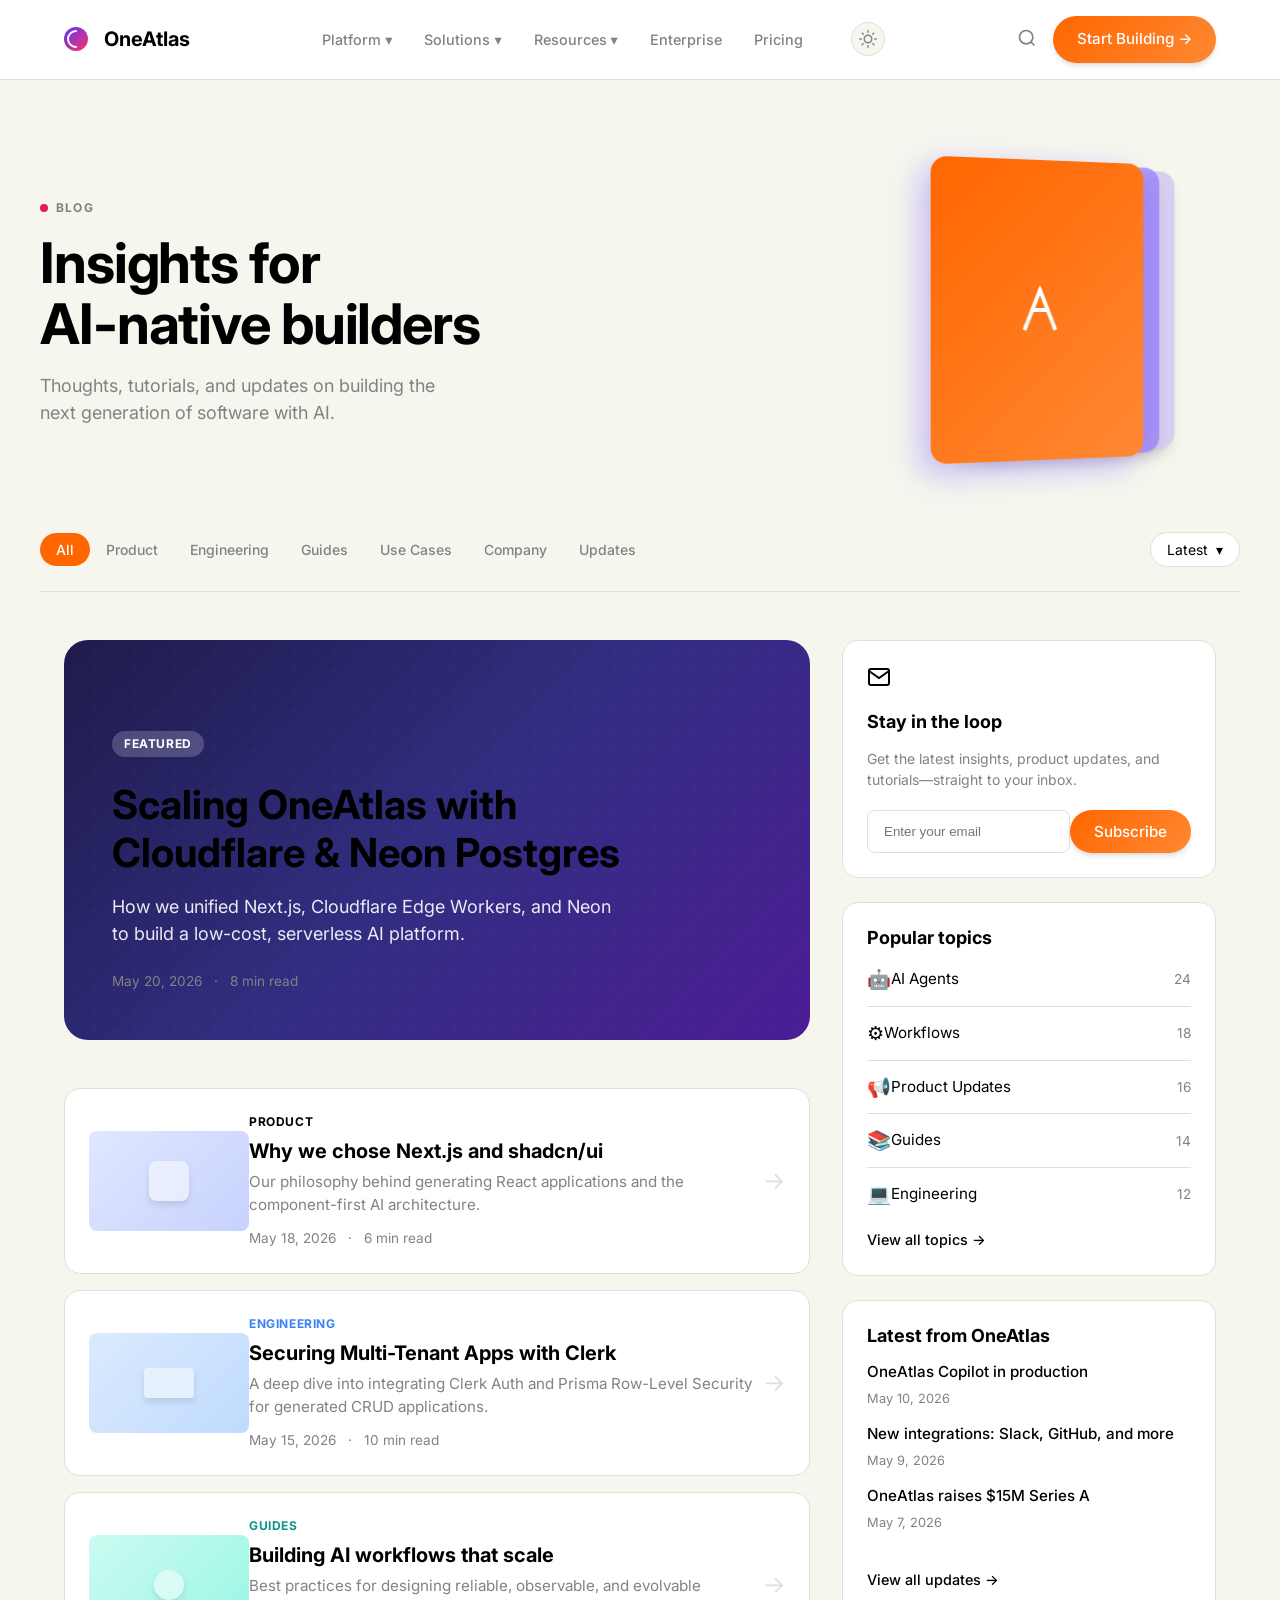
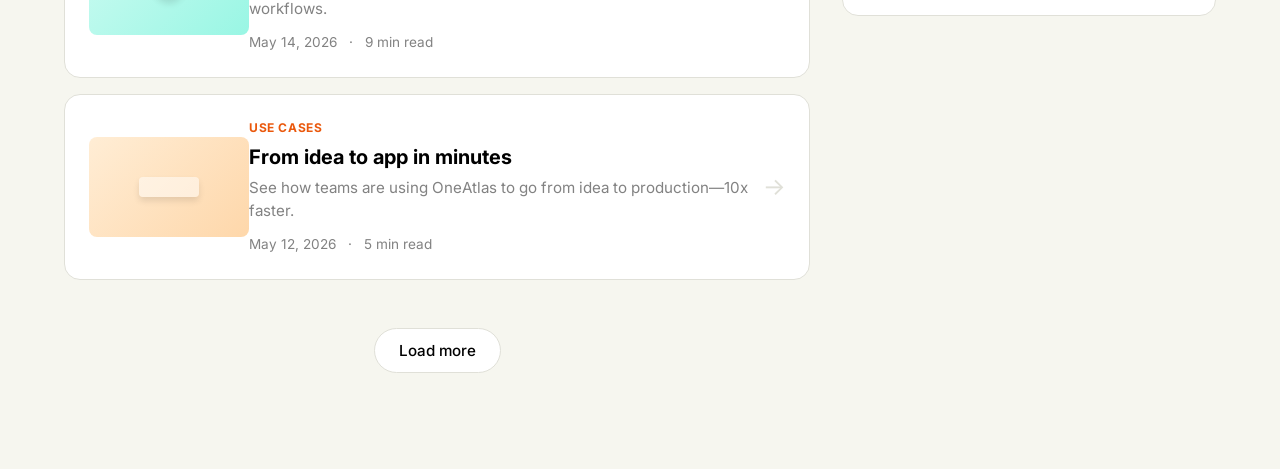
<file: pages/blog/index.html>
<!DOCTYPE html>
<html lang="en">
<head>
  <meta charset="UTF-8">
  <meta name="viewport" content="width=device-width, initial-scale=1.0">
  <title>OneAtlas Blog - Insights</title>
  <link rel="stylesheet" href="../../shared/css/base.css">
  <link rel="stylesheet" href="./style.css">
</head>
<body>
  <!-- Header -->
  <header class="header">
    <div class="container flex justify-between items-center header-inner">
      <div class="logo flex items-center gap-4">
        <svg width="24" height="24" viewBox="0 0 24 24" fill="none" xmlns="http://www.w3.org/2000/svg">
          <circle cx="12" cy="12" r="12" fill="url(#paint0_linear)"/>
          <path d="M12 4C7.58172 4 4 7.58172 4 12C4 16.4183 7.58172 20 12 20" stroke="white" stroke-width="2" stroke-linecap="round"/>
          <defs>
            <linearGradient id="paint0_linear" x1="0" y1="0" x2="24" y2="24" gradientUnits="userSpaceOnUse">
              <stop stop-color="#5A32FA"/>
              <stop offset="1" stop-color="#FF3366"/>
            </linearGradient>
          </defs>
        </svg>
        <span class="logo-text">OneAtlas</span>
      </div>
      <nav class="nav flex gap-8 items-center">
        <a href="#" class="nav-link">Platform <span class="chevron">▾</span></a>
        <a href="#" class="nav-link">Solutions <span class="chevron">▾</span></a>
        <a href="#" class="nav-link">Resources <span class="chevron">▾</span></a>
        <a href="#" class="nav-link">Enterprise</a>
        <a href="../pricing/index.html" class="nav-link">Pricing</a>
      
        <button class="theme-toggle" aria-label="Toggle Dark Mode" title="Toggle Dark Mode" style="display:flex;align-items:center;justify-content:center;width:34px;height:34px;border-radius:50%;background:var(--color-bg);border:1px solid var(--color-border);color:var(--color-text-muted);cursor:pointer;transition:all 0.2s ease;margin-left:1rem;">
          <svg width="18" height="18" viewBox="0 0 24 24" fill="none" stroke="currentColor" stroke-width="2" stroke-linecap="round" stroke-linejoin="round">
            <circle cx="12" cy="12" r="5"></circle>
            <line x1="12" y1="1" x2="12" y2="3"></line>
            <line x1="12" y1="21" x2="12" y2="23"></line>
            <line x1="4.22" y1="4.22" x2="5.64" y2="5.64"></line>
            <line x1="18.36" y1="18.36" x2="19.78" y2="19.78"></line>
            <line x1="1" y1="12" x2="3" y2="12"></line>
            <line x1="21" y1="12" x2="23" y2="12"></line>
            <line x1="4.22" y1="19.78" x2="5.64" y2="18.36"></line>
            <line x1="18.36" y1="5.64" x2="19.78" y2="4.22"></line>
          </svg>
        </button>
      </nav>
      <div class="auth-buttons flex gap-4 items-center">
        <button class="search-btn"><svg width="20" height="20" viewBox="0 0 24 24" fill="none" stroke="currentColor" stroke-width="2"><circle cx="11" cy="11" r="8"/><path d="M21 21l-4.35-4.35"/></svg></button>
        <a href="../signup/index.html" class="btn btn-primary">Start Building →</a>
      </div>
    </div>
  </header>

  <!-- Hero Section -->
  <section class="blog-hero container flex justify-between items-center">
    <div class="hero-content">
      <div class="badge-tag"><span class="dot-pink"></span> BLOG</div>
      <h1 class="hero-title">Insights for <br>AI-native builders</h1>
      <p class="hero-subtitle">Thoughts, tutorials, and updates on building the next generation of software with AI.</p>
    </div>
    <div class="hero-visual">
      <div class="stacked-cards">
        <div class="s-card s-card-3"></div>
        <div class="s-card s-card-2"></div>
        <div class="s-card s-card-1 flex items-center justify-center">
          <svg width="48" height="48" viewBox="0 0 24 24" fill="none" stroke="white" stroke-width="2"><path d="M4 22L12 2l8 20"/><path d="M8 12h8"/></svg>
        </div>
      </div>
    </div>
  </section>

  <!-- Filters -->
  <section class="container filters-section flex justify-between items-center">
    <div class="filter-tabs flex gap-2">
      <button class="filter-btn active">All</button>
      <button class="filter-btn">Product</button>
      <button class="filter-btn">Engineering</button>
      <button class="filter-btn">Guides</button>
      <button class="filter-btn">Use Cases</button>
      <button class="filter-btn">Company</button>
      <button class="filter-btn">Updates</button>
    </div>
    <div class="filter-sort">
      <button class="sort-btn">Latest <span class="chevron">▾</span></button>
    </div>
  </section>

  <!-- Main Content Layout -->
  <section class="container blog-layout flex gap-8">
    <div class="main-articles">
      <!-- Featured Article -->
      <a href="#" class="featured-article">
        <div class="featured-bg"></div>
        <div class="featured-content">
          <span class="badge badge-transparent">FEATURED</span>
          <h2>Scaling OneAtlas with<br>Cloudflare & Neon Postgres</h2>
          <p>How we unified Next.js, Cloudflare Edge Workers, and Neon to build a low-cost, serverless AI platform.</p>
          <div class="article-meta">
            <span>May 20, 2026</span> <span class="dot">·</span> <span>8 min read</span>
          </div>
        </div>
      </a>

      <!-- Article List -->
      <div class="article-list">
        <a href="#" class="article-card flex gap-6 items-center">
          <div class="article-img bg-purple-gradient">
            <div class="img-placeholder-1"></div>
          </div>
          <div class="article-info">
            <span class="category text-primary">PRODUCT</span>
            <h3>Why we chose Next.js and shadcn/ui</h3>
            <p>Our philosophy behind generating React applications and the component-first AI architecture.</p>
            <div class="article-meta text-muted">
              <span>May 18, 2026</span> <span class="dot">·</span> <span>6 min read</span>
            </div>
          </div>
          <div class="article-arrow">→</div>
        </a>

        <a href="#" class="article-card flex gap-6 items-center">
          <div class="article-img bg-blue-gradient">
            <div class="img-placeholder-2"></div>
          </div>
          <div class="article-info">
            <span class="category text-blue">ENGINEERING</span>
            <h3>Securing Multi-Tenant Apps with Clerk</h3>
            <p>A deep dive into integrating Clerk Auth and Prisma Row-Level Security for generated CRUD applications.</p>
            <div class="article-meta text-muted">
              <span>May 15, 2026</span> <span class="dot">·</span> <span>10 min read</span>
            </div>
          </div>
          <div class="article-arrow">→</div>
        </a>

        <a href="#" class="article-card flex gap-6 items-center">
          <div class="article-img bg-teal-gradient">
            <div class="img-placeholder-3"></div>
          </div>
          <div class="article-info">
            <span class="category text-teal">GUIDES</span>
            <h3>Building AI workflows that scale</h3>
            <p>Best practices for designing reliable, observable, and evolvable workflows.</p>
            <div class="article-meta text-muted">
              <span>May 14, 2026</span> <span class="dot">·</span> <span>9 min read</span>
            </div>
          </div>
          <div class="article-arrow">→</div>
        </a>

        <a href="#" class="article-card flex gap-6 items-center">
          <div class="article-img bg-orange-gradient">
            <div class="img-placeholder-4"></div>
          </div>
          <div class="article-info">
            <span class="category text-orange">USE CASES</span>
            <h3>From idea to app in minutes</h3>
            <p>See how teams are using OneAtlas to go from idea to production—10x faster.</p>
            <div class="article-meta text-muted">
              <span>May 12, 2026</span> <span class="dot">·</span> <span>5 min read</span>
            </div>
          </div>
          <div class="article-arrow">→</div>
        </a>
      </div>
      
      <div class="load-more flex justify-center">
        <button class="btn btn-outline">Load more</button>
      </div>
    </div>

    <!-- Sidebar -->
    <aside class="blog-sidebar">
      <!-- Newsletter Widget -->
      <div class="widget newsletter-widget">
        <div class="widget-icon text-primary"><svg width="24" height="24" viewBox="0 0 24 24" fill="none" stroke="currentColor" stroke-width="2"><path d="M4 4h16c1.1 0 2 .9 2 2v12c0 1.1-.9 2-2 2H4c-1.1 0-2-.9-2-2V6c0-1.1.9-2 2-2z"/><polyline points="22,6 12,13 2,6"/></svg></div>
        <h3>Stay in the loop</h3>
        <p>Get the latest insights, product updates, and tutorials—straight to your inbox.</p>
        <form class="newsletter-form flex gap-2" action="#">
          <input type="email" placeholder="Enter your email" required>
          <button type="submit" class="btn btn-primary">Subscribe</button>
        </form>
      </div>

      <!-- Popular Topics -->
      <div class="widget topics-widget">
        <h3>Popular topics</h3>
        <ul class="topic-list">
          <li><a href="#" class="flex justify-between items-center"><span class="flex items-center gap-2"><span class="topic-icon">🤖</span> AI Agents</span> <span class="topic-count text-muted">24</span></a></li>
          <li><a href="#" class="flex justify-between items-center"><span class="flex items-center gap-2"><span class="topic-icon">⚙️</span> Workflows</span> <span class="topic-count text-muted">18</span></a></li>
          <li><a href="#" class="flex justify-between items-center"><span class="flex items-center gap-2"><span class="topic-icon">📢</span> Product Updates</span> <span class="topic-count text-muted">16</span></a></li>
          <li><a href="#" class="flex justify-between items-center"><span class="flex items-center gap-2"><span class="topic-icon">📚</span> Guides</span> <span class="topic-count text-muted">14</span></a></li>
          <li><a href="#" class="flex justify-between items-center"><span class="flex items-center gap-2"><span class="topic-icon">💻</span> Engineering</span> <span class="topic-count text-muted">12</span></a></li>
        </ul>
        <a href="#" class="view-all text-primary">View all topics →</a>
      </div>

      <!-- Latest News -->
      <div class="widget latest-widget">
        <h3>Latest from OneAtlas</h3>
        <div class="latest-list">
          <a href="#" class="latest-item">
            <h4>OneAtlas Copilot in production</h4>
            <span class="text-muted">May 10, 2026</span>
          </a>
          <a href="#" class="latest-item">
            <h4>New integrations: Slack, GitHub, and more</h4>
            <span class="text-muted">May 9, 2026</span>
          </a>
          <a href="#" class="latest-item">
            <h4>OneAtlas raises $15M Series A</h4>
            <span class="text-muted">May 7, 2026</span>
          </a>
        </div>
        <a href="#" class="view-all text-primary">View all updates →</a>
      </div>
    </aside>
  </section>

  <script src="./script.js"></script>
<script src="../../shared/js/theme.js"></script>
</body>
</html>
</file>
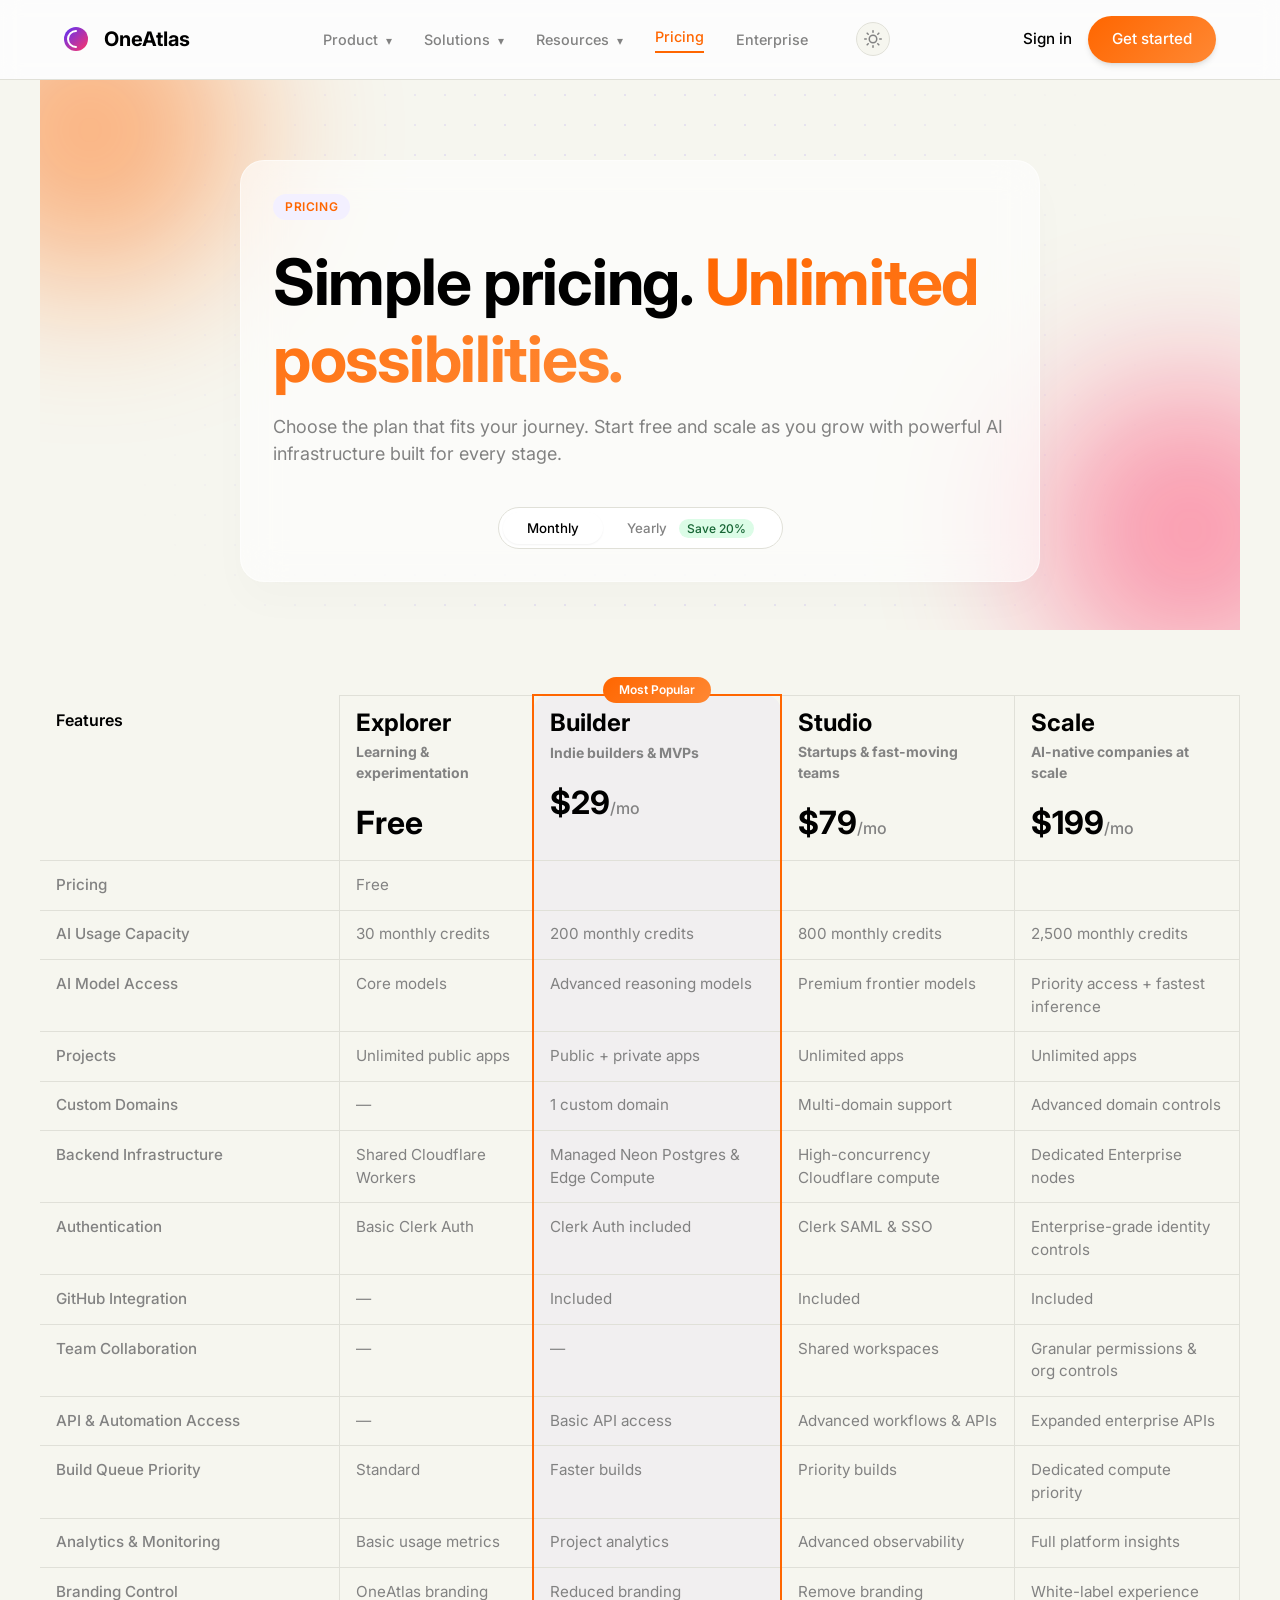
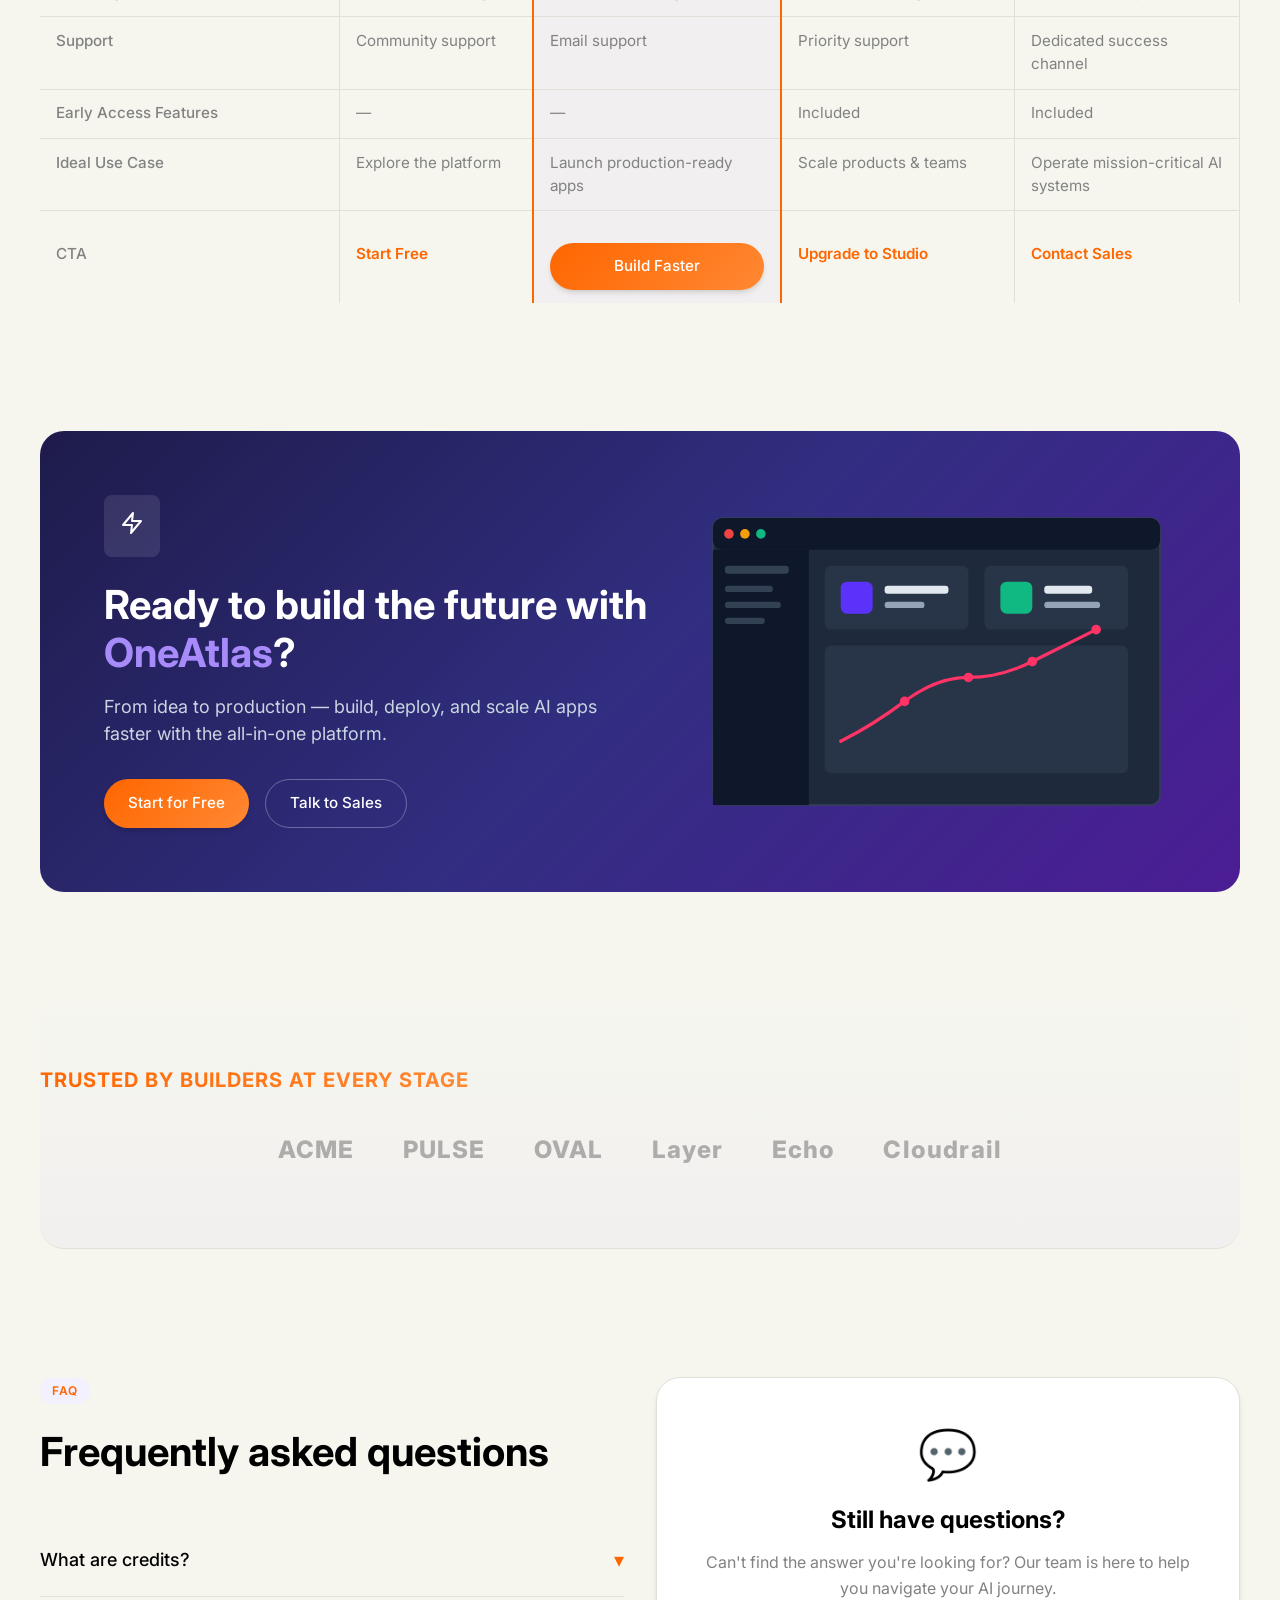
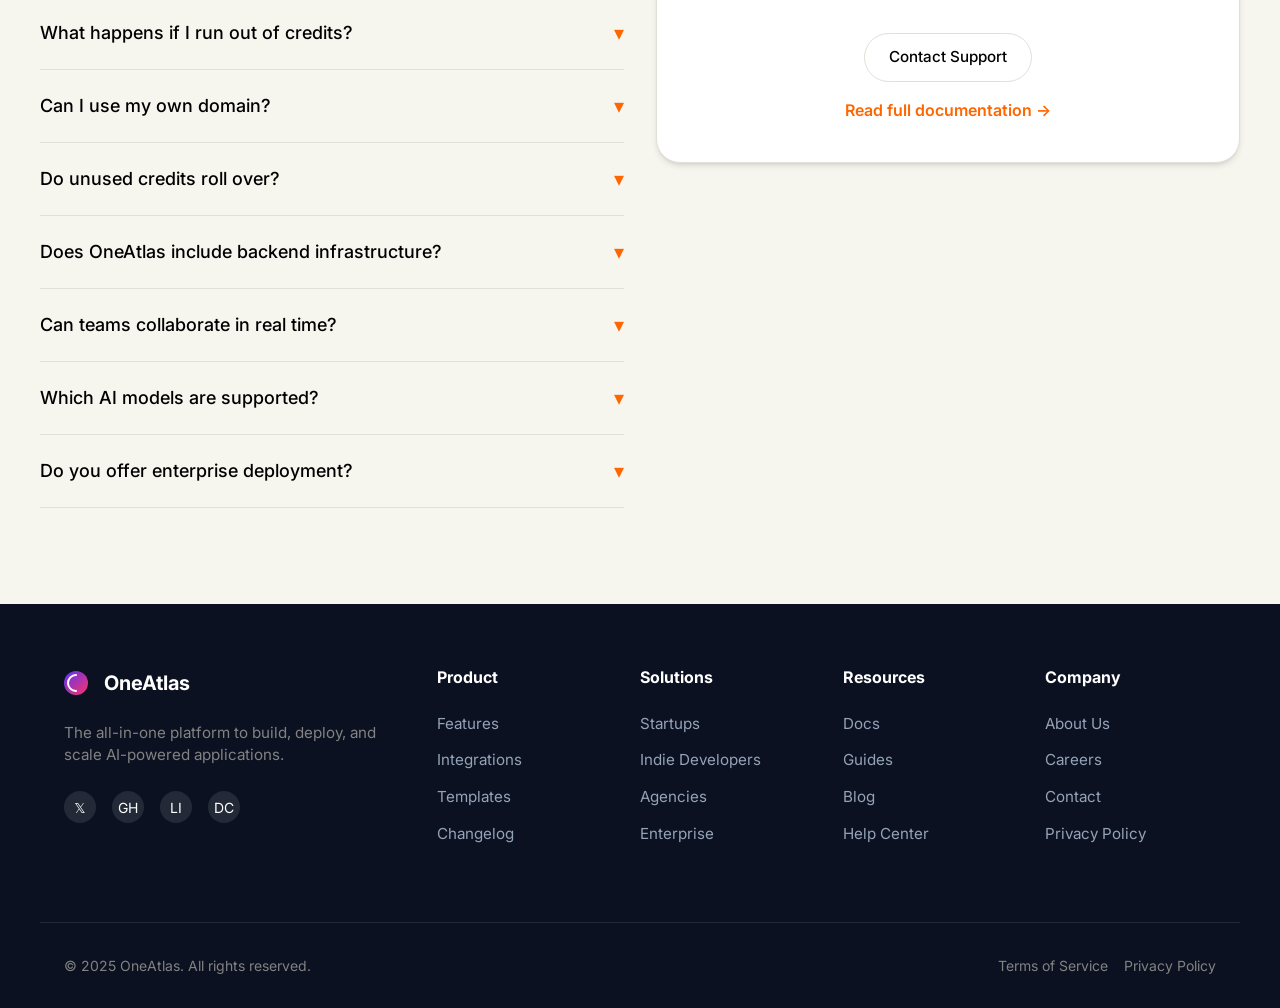
<file: pages/pricing/index.html>
<!DOCTYPE html>
<html lang="en">
<head>
  <meta charset="UTF-8">
  <meta name="viewport" content="width=device-width, initial-scale=1.0">
  <title>OneAtlas Pricing - Unlimited Possibilities</title>
  <link rel="stylesheet" href="../../shared/css/base.css">
  <link rel="stylesheet" href="./style.css">
</head>
<body>
  <!-- Header -->
  <header class="header">
    <div class="container flex justify-between items-center header-inner">
      <div class="logo flex items-center gap-4">
        <svg width="24" height="24" viewBox="0 0 24 24" fill="none" xmlns="http://www.w3.org/2000/svg">
          <circle cx="12" cy="12" r="12" fill="url(#paint0_linear)"/>
          <path d="M12 4C7.58172 4 4 7.58172 4 12C4 16.4183 7.58172 20 12 20" stroke="white" stroke-width="2" stroke-linecap="round"/>
          <defs>
            <linearGradient id="paint0_linear" x1="0" y1="0" x2="24" y2="24" gradientUnits="userSpaceOnUse">
              <stop stop-color="#5A32FA"/>
              <stop offset="1" stop-color="#FF3366"/>
            </linearGradient>
          </defs>
        </svg>
        <span class="logo-text">OneAtlas</span>
      </div>
      <nav class="nav flex gap-8 items-center">
        <a href="#" class="nav-link">Product <span class="chevron">▾</span></a>
        <a href="#" class="nav-link">Solutions <span class="chevron">▾</span></a>
        <a href="#" class="nav-link">Resources <span class="chevron">▾</span></a>
        <a href="#" class="nav-link active">Pricing</a>
        <a href="#" class="nav-link">Enterprise</a>
      
        <button class="theme-toggle" aria-label="Toggle Dark Mode" title="Toggle Dark Mode" style="display:flex;align-items:center;justify-content:center;width:34px;height:34px;border-radius:50%;background:var(--color-bg);border:1px solid var(--color-border);color:var(--color-text-muted);cursor:pointer;transition:all 0.2s ease;margin-left:1rem;">
          <svg width="18" height="18" viewBox="0 0 24 24" fill="none" stroke="currentColor" stroke-width="2" stroke-linecap="round" stroke-linejoin="round">
            <circle cx="12" cy="12" r="5"></circle>
            <line x1="12" y1="1" x2="12" y2="3"></line>
            <line x1="12" y1="21" x2="12" y2="23"></line>
            <line x1="4.22" y1="4.22" x2="5.64" y2="5.64"></line>
            <line x1="18.36" y1="18.36" x2="19.78" y2="19.78"></line>
            <line x1="1" y1="12" x2="3" y2="12"></line>
            <line x1="21" y1="12" x2="23" y2="12"></line>
            <line x1="4.22" y1="19.78" x2="5.64" y2="18.36"></line>
            <line x1="18.36" y1="5.64" x2="19.78" y2="4.22"></line>
          </svg>
        </button>
      </nav>
      <div class="auth-buttons flex gap-4 items-center">
        <a href="../signin/index.html" class="btn-text">Sign in</a>
        <a href="../signup/index.html" class="btn btn-primary">Get started</a>
      </div>
    </div>
  </header>

  <!-- Hero Section -->
  <section class="hero text-center container relative">
    <div class="hero-bg">
      <div class="orb orb-left"></div>
      <div class="orb orb-right"></div>
      <div class="hero-grid"></div>
    </div>
    <div class="hero-content-wrapper relative">
      <span class="badge badge-purple">PRICING</span>
    <h1 class="hero-title">Simple pricing. <span class="text-gradient">Unlimited possibilities.</span></h1>
    <p class="hero-subtitle">Choose the plan that fits your journey. Start free and scale as you grow with powerful AI infrastructure built for every stage.</p>
    
    <div class="toggle-container flex justify-center">
      <div class="toggle-bg flex items-center">
        <button class="toggle-btn active">Monthly</button>
        <button class="toggle-btn">Yearly <span class="discount-badge">Save 20%</span></button>
      </div>
    </div>
  </section>

  <!-- Pricing Table -->
  <section class="pricing-table container">
    <div class="table-scroll">
      <table class="table">
        <thead>
          <tr>
            <th class="col-features">Features</th>
            <th>
              <div class="plan-header">
                <h3>Explorer</h3>
                <p>Learning & experimentation</p>
                <div class="price">Free</div>
              </div>
            </th>
            <th class="highlight-col">
              <div class="plan-header highlight-header">
                <span class="badge-popular">Most Popular</span>
                <h3>Builder</h3>
                <p>Indie builders & MVPs</p>
                <div class="price">$29<span>/mo</span></div>
              </div>
            </th>
            <th>
              <div class="plan-header">
                <h3>Studio</h3>
                <p>Startups & fast-moving teams</p>
                <div class="price">$79<span>/mo</span></div>
              </div>
            </th>
            <th>
              <div class="plan-header">
                <h3>Scale</h3>
                <p>AI-native companies at scale</p>
                <div class="price">$199<span>/mo</span></div>
              </div>
            </th>
          </tr>
        </thead>
        <tbody>
          <tr>
            <td class="feature-name">Pricing</td>
            <td>Free</td>
            <td class="highlight-col"></td>
            <td></td>
            <td></td>
          </tr>
          <tr>
            <td class="feature-name">AI Usage Capacity</td>
            <td>30 monthly credits</td>
            <td class="highlight-col">200 monthly credits</td>
            <td>800 monthly credits</td>
            <td>2,500 monthly credits</td>
          </tr>
          <tr>
            <td class="feature-name">AI Model Access</td>
            <td>Core models</td>
            <td class="highlight-col">Advanced reasoning models</td>
            <td>Premium frontier models</td>
            <td>Priority access + fastest inference</td>
          </tr>
          <tr>
            <td class="feature-name">Projects</td>
            <td>Unlimited public apps</td>
            <td class="highlight-col">Public + private apps</td>
            <td>Unlimited apps</td>
            <td>Unlimited apps</td>
          </tr>
          <tr>
            <td class="feature-name">Custom Domains</td>
            <td>—</td>
            <td class="highlight-col">1 custom domain</td>
            <td>Multi-domain support</td>
            <td>Advanced domain controls</td>
          </tr>
          <tr>
            <td class="feature-name">Backend Infrastructure</td>
            <td>Shared Cloudflare Workers</td>
            <td class="highlight-col">Managed Neon Postgres & Edge Compute</td>
            <td>High-concurrency Cloudflare compute</td>
            <td>Dedicated Enterprise nodes</td>
          </tr>
          <tr>
            <td class="feature-name">Authentication</td>
            <td>Basic Clerk Auth</td>
            <td class="highlight-col">Clerk Auth included</td>
            <td>Clerk SAML & SSO</td>
            <td>Enterprise-grade identity controls</td>
          </tr>
          <tr>
            <td class="feature-name">GitHub Integration</td>
            <td>—</td>
            <td class="highlight-col">Included</td>
            <td>Included</td>
            <td>Included</td>
          </tr>
          <tr>
            <td class="feature-name">Team Collaboration</td>
            <td>—</td>
            <td class="highlight-col">—</td>
            <td>Shared workspaces</td>
            <td>Granular permissions & org controls</td>
          </tr>
          <tr>
            <td class="feature-name">API & Automation Access</td>
            <td>—</td>
            <td class="highlight-col">Basic API access</td>
            <td>Advanced workflows & APIs</td>
            <td>Expanded enterprise APIs</td>
          </tr>
          <tr>
            <td class="feature-name">Build Queue Priority</td>
            <td>Standard</td>
            <td class="highlight-col">Faster builds</td>
            <td>Priority builds</td>
            <td>Dedicated compute priority</td>
          </tr>
          <tr>
            <td class="feature-name">Analytics & Monitoring</td>
            <td>Basic usage metrics</td>
            <td class="highlight-col">Project analytics</td>
            <td>Advanced observability</td>
            <td>Full platform insights</td>
          </tr>
          <tr>
            <td class="feature-name">Branding Control</td>
            <td>OneAtlas branding</td>
            <td class="highlight-col">Reduced branding</td>
            <td>Remove branding</td>
            <td>White-label experience</td>
          </tr>
          <tr>
            <td class="feature-name">Support</td>
            <td>Community support</td>
            <td class="highlight-col">Email support</td>
            <td>Priority support</td>
            <td>Dedicated success channel</td>
          </tr>
          <tr>
            <td class="feature-name">Early Access Features</td>
            <td>—</td>
            <td class="highlight-col">—</td>
            <td>Included</td>
            <td>Included</td>
          </tr>
          <tr>
            <td class="feature-name">Ideal Use Case</td>
            <td>Explore the platform</td>
            <td class="highlight-col">Launch production-ready apps</td>
            <td>Scale products & teams</td>
            <td>Operate mission-critical AI systems</td>
          </tr>
          <tr class="cta-row">
            <td class="feature-name">CTA</td>
            <td><a href="#" class="link-btn">Start Free</a></td>
            <td class="highlight-col"><a href="#" class="btn btn-primary w-full">Build Faster</a></td>
            <td><a href="#" class="link-btn">Upgrade to Studio</a></td>
            <td><a href="#" class="link-btn">Contact Sales</a></td>
          </tr>
        </tbody>
      </table>
    </div>
  </section>

  <!-- CTA Banner Section -->
  <section class="container cta-banner-wrapper">
    <div class="cta-banner flex justify-between items-center">
      <div class="cta-banner-content">
        <div class="icon-box">
          <svg width="24" height="24" viewBox="0 0 24 24" fill="none" stroke="white" stroke-width="2" stroke-linecap="round" stroke-linejoin="round"><path d="M13 2L3 14h9l-1 8 10-12h-9l1-8z"/></svg>
        </div>
        <h2>Ready to build the future with <span class="text-purple-light">OneAtlas</span>?</h2>
        <p>From idea to production — build, deploy, and scale AI apps faster with the all-in-one platform.</p>
        <div class="cta-actions flex gap-4">
          <a href="#" class="btn btn-primary">Start for Free</a>
          <a href="#" class="btn btn-outline-light">Talk to Sales</a>
        </div>
      </div>
      <div class="cta-banner-visual">
        <img src="../../shared/assets/dashboard-mockup.svg" alt="Dashboard Illustration" class="banner-img">
      </div>
    </div>
  </section>

  <!-- Trusted By Section -->
  <section class="container trusted-by text-center">
    <h3>Trusted by builders at every stage</h3>
    <div class="logos flex justify-center gap-8 items-center">
      <span class="logo-item text-muted">ACME</span>
      <span class="logo-item text-muted">PULSE</span>
      <span class="logo-item text-muted">OVAL</span>
      <span class="logo-item text-muted">Layer</span>
      <span class="logo-item text-muted">Echo</span>
      <span class="logo-item text-muted">Cloudrail</span>
    </div>
  </section>

  <!-- FAQ Section -->
  <section class="container faq-section flex justify-between">
    <div class="faq-content">
      <span class="badge badge-purple-light">FAQ</span>
      <h2>Frequently asked questions</h2>
      <div class="faq-list">
        <div class="faq-item">
          <button class="faq-question">What are credits? <span class="faq-icon">▾</span></button>
          <div class="faq-answer"><p>Credits are the core unit of compute and processing on the OneAtlas platform. Every time your deployed AI models generate a response, process incoming data, or execute a background workflow, a tiny fraction of credits is consumed. The exact amount of credits used depends heavily on the specific model you choose (e.g., standard models cost fewer credits than advanced reasoning models) and the overall complexity and length of the request. You can monitor your real-time credit usage directly from your project dashboard to ensure you stay within your limits.</p></div>
        </div>
        <div class="faq-item">
          <button class="faq-question">What happens if I run out of credits? <span class="faq-icon">▾</span></button>
          <div class="faq-answer"><p>We will notify you via email and dashboard alerts when you reach 80% and 100% of your monthly credit allowance. If you fully exhaust your credits, your active workflows and API endpoints will be temporarily paused until the start of your next billing cycle. To prevent any disruption to your production applications, you can either upgrade to a higher tier with a larger monthly allowance, or enable "Auto-Scale" to automatically purchase on-demand credit packs as needed.</p></div>
        </div>
        <div class="faq-item">
          <button class="faq-question">Can I use my own domain? <span class="faq-icon">▾</span></button>
          <div class="faq-answer"><p>Absolutely. Custom domains are fully supported on the Builder plan and above. While the Explorer plan provides a free `.oneatlas.app` subdomain for testing, upgrading allows you to connect your own custom domain for a professional, white-labeled experience. Our Studio and Scale plans go a step further by supporting multiple custom domains per project, complete with automated SSL certificate provisioning and advanced DNS routing capabilities.</p></div>
        </div>
        <div class="faq-item">
          <button class="faq-question">Do unused credits roll over? <span class="faq-icon">▾</span></button>
          <div class="faq-answer"><p>No, the credits included in your monthly subscription plan do not roll over to the following month. Your credit balance is automatically reset to your plan's full allowance on your billing date each month. However, if you purchase additional "on-demand" credit packs outside of your regular subscription, those specific credits will remain in your account and do not expire for 12 months.</p></div>
        </div>
        <div class="faq-item">
          <button class="faq-question">Does OneAtlas include backend infrastructure? <span class="faq-icon">▾</span></button>
          <div class="faq-answer"><p>Yes, OneAtlas is a complete end-to-end platform. Every project you create comes with a fully managed, serverless backend. This includes a dedicated PostgreSQL database for your application data, built-in secure authentication (including SSO options on higher tiers), edge functions for custom backend logic, and scalable blob storage. You don't need to string together multiple different cloud providers; everything you need to build and scale is included out of the box.</p></div>
        </div>
        <div class="faq-item">
          <button class="faq-question">Can teams collaborate in real time? <span class="faq-icon">▾</span></button>
          <div class="faq-answer"><p>Yes, team collaboration is a core feature designed for fast-moving startups and organizations. Starting on the Studio plan, you can invite team members to your shared workspaces. Multiple developers can collaborate on workflows, manage database schemas, and view analytics simultaneously. The Scale plan introduces granular role-based access control (RBAC), allowing you to assign specific permissions (like Admin, Developer, or Viewer) to ensure secure and structured team management.</p></div>
        </div>
        <div class="faq-item">
          <button class="faq-question">Which AI models are supported? <span class="faq-icon">▾</span></button>
          <div class="faq-answer"><p>We maintain an agnostic approach to AI, giving you access to a wide and constantly updated ecosystem of state-of-the-art models. This includes the latest offerings from OpenAI (GPT-4o), Anthropic (Claude 3.5 Sonnet), Google (Gemini 1.5 Pro), and Meta (Llama 3). While the Explorer plan grants access to highly capable core models, upgrading to Builder or Studio unlocks advanced reasoning and premium frontier models. Scale users benefit from priority API access and the fastest possible inference speeds.</p></div>
        </div>
        <div class="faq-item">
          <button class="faq-question">Do you offer enterprise deployment? <span class="faq-icon">▾</span></button>
          <div class="faq-answer"><p>Yes, for organizations with strict security, compliance, or high-volume requirements, our Enterprise plan offers dedicated infrastructure solutions. This includes VPC peering to connect directly with your existing cloud environments, single-tenant dedicated compute clusters for maximum performance isolation, advanced SAML/SSO integrations, audit logging, and custom Service Level Agreements (SLAs). Please contact our sales team to architect a solution tailored to your enterprise needs.</p></div>
        </div>
      </div>
    </div>
    <div class="faq-visual">
      <div class="support-card">
        <div class="support-icon">💬</div>
        <h3>Still have questions?</h3>
        <p>Can't find the answer you're looking for? Our team is here to help you navigate your AI journey.</p>
        <a href="#" class="btn btn-outline">Contact Support</a>
        <a href="#" class="link-btn mt-2 block">Read full documentation →</a>
      </div>
    </div>
  </section>

  <!-- Footer -->
  <footer class="footer">
    <div class="container footer-grid">
      <div class="footer-brand">
        <div class="logo flex items-center gap-4">
          <svg width="24" height="24" viewBox="0 0 24 24" fill="none" xmlns="http://www.w3.org/2000/svg">
            <circle cx="12" cy="12" r="12" fill="url(#paint1_linear)"/>
            <path d="M12 4C7.58172 4 4 7.58172 4 12C4 16.4183 7.58172 20 12 20" stroke="white" stroke-width="2" stroke-linecap="round"/>
            <defs>
              <linearGradient id="paint1_linear" x1="0" y1="0" x2="24" y2="24" gradientUnits="userSpaceOnUse">
                <stop stop-color="#5A32FA"/>
                <stop offset="1" stop-color="#FF3366"/>
              </linearGradient>
            </defs>
          </svg>
          <span class="logo-text text-white">OneAtlas</span>
        </div>
        <p class="footer-desc text-muted">The all-in-one platform to build, deploy, and scale AI-powered applications.</p>
        <div class="social-icons flex gap-4">
          <a href="#" class="social-icon">𝕏</a>
          <a href="#" class="social-icon">GH</a>
          <a href="#" class="social-icon">LI</a>
          <a href="#" class="social-icon">DC</a>
        </div>
      </div>
      <div class="footer-links">
        <h4>Product</h4>
        <ul>
          <li><a href="#">Features</a></li>
          <li><a href="#">Integrations</a></li>
          <li><a href="#">Templates</a></li>
          <li><a href="#">Changelog</a></li>
        </ul>
      </div>
      <div class="footer-links">
        <h4>Solutions</h4>
        <ul>
          <li><a href="#">Startups</a></li>
          <li><a href="#">Indie Developers</a></li>
          <li><a href="#">Agencies</a></li>
          <li><a href="#">Enterprise</a></li>
        </ul>
      </div>
      <div class="footer-links">
        <h4>Resources</h4>
        <ul>
          <li><a href="#">Docs</a></li>
          <li><a href="#">Guides</a></li>
          <li><a href="#">Blog</a></li>
          <li><a href="#">Help Center</a></li>
        </ul>
      </div>
      <div class="footer-links">
        <h4>Company</h4>
        <ul>
          <li><a href="#">About Us</a></li>
          <li><a href="#">Careers</a></li>
          <li><a href="#">Contact</a></li>
          <li><a href="#">Privacy Policy</a></li>
        </ul>
      </div>
    </div>
    <div class="container footer-bottom flex justify-between items-center text-muted">
      <p>&copy; 2025 OneAtlas. All rights reserved.</p>
      <div class="footer-bottom-links flex gap-4">
        <a href="#">Terms of Service</a>
        <a href="#">Privacy Policy</a>
      </div>
    </div>
  </footer>

  <script src="./script.js"></script>
<script src="../../shared/js/theme.js"></script>
</body>
</html>
</file>
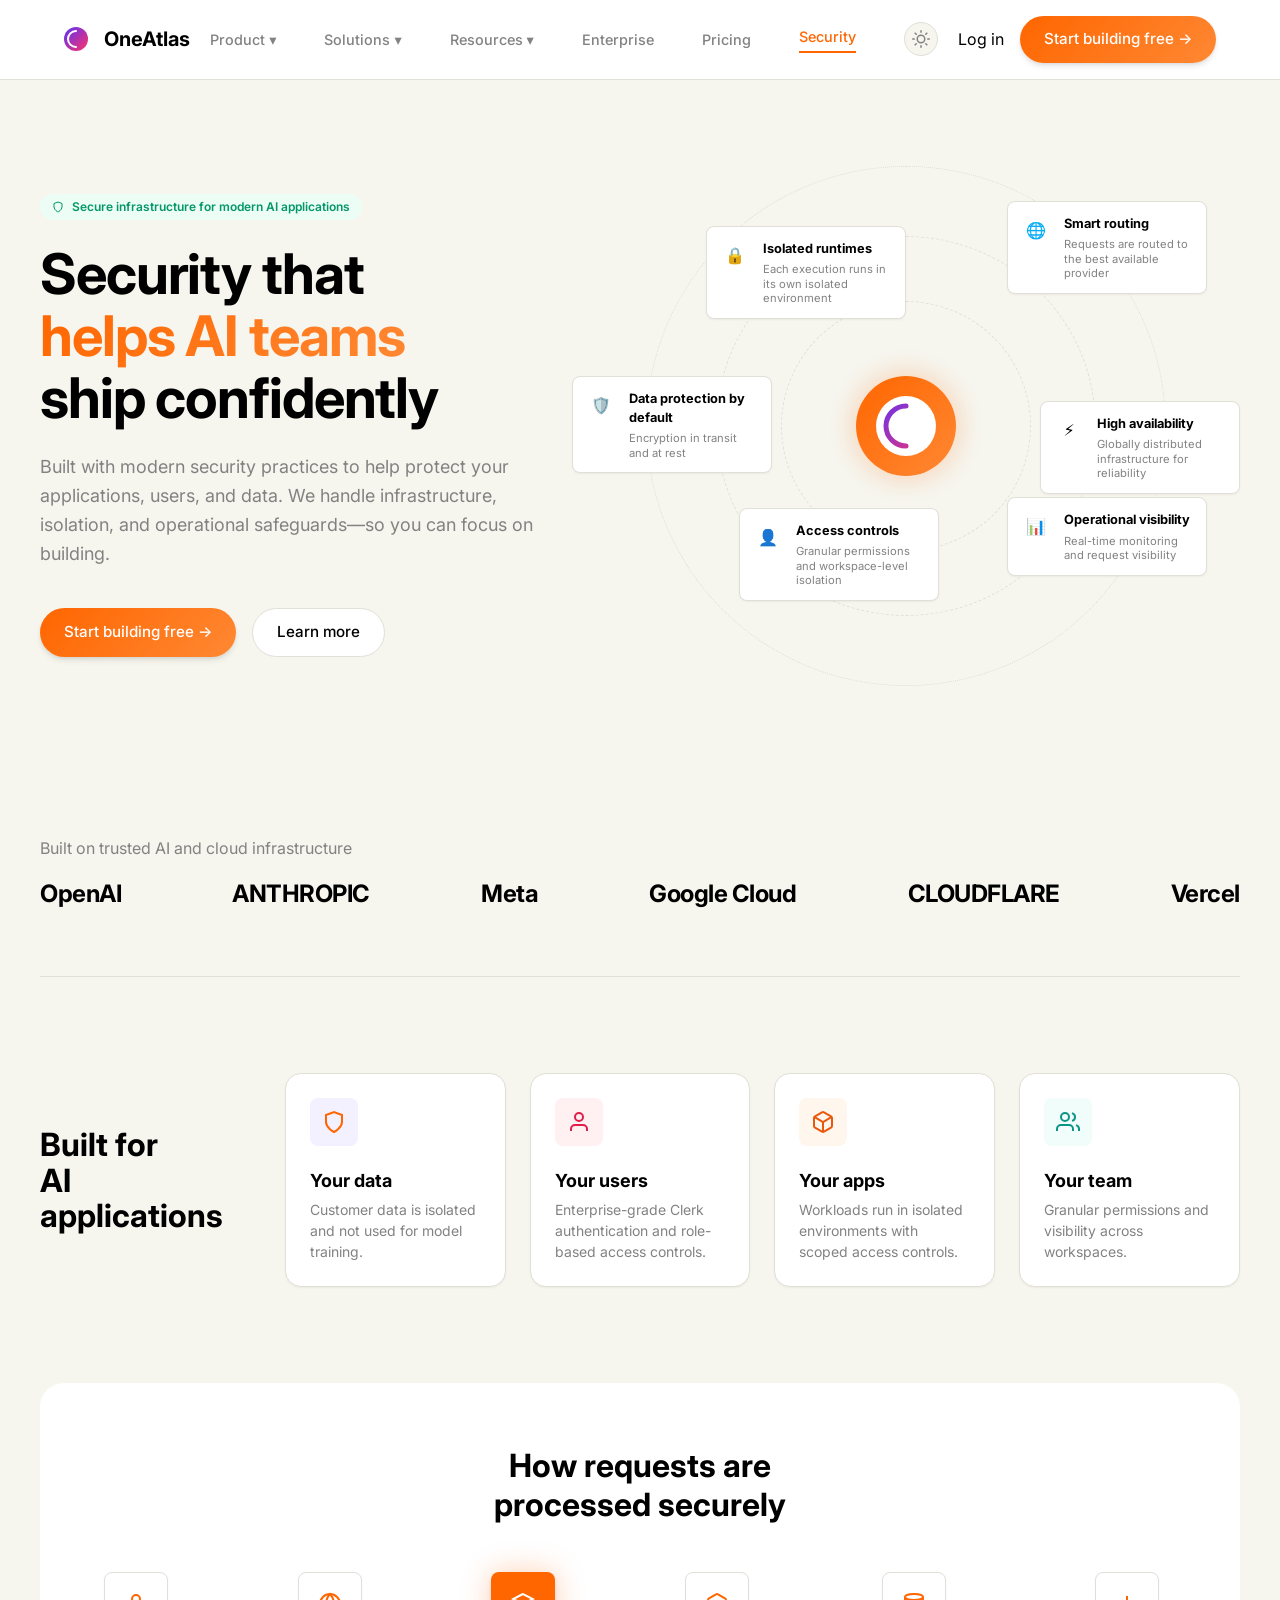
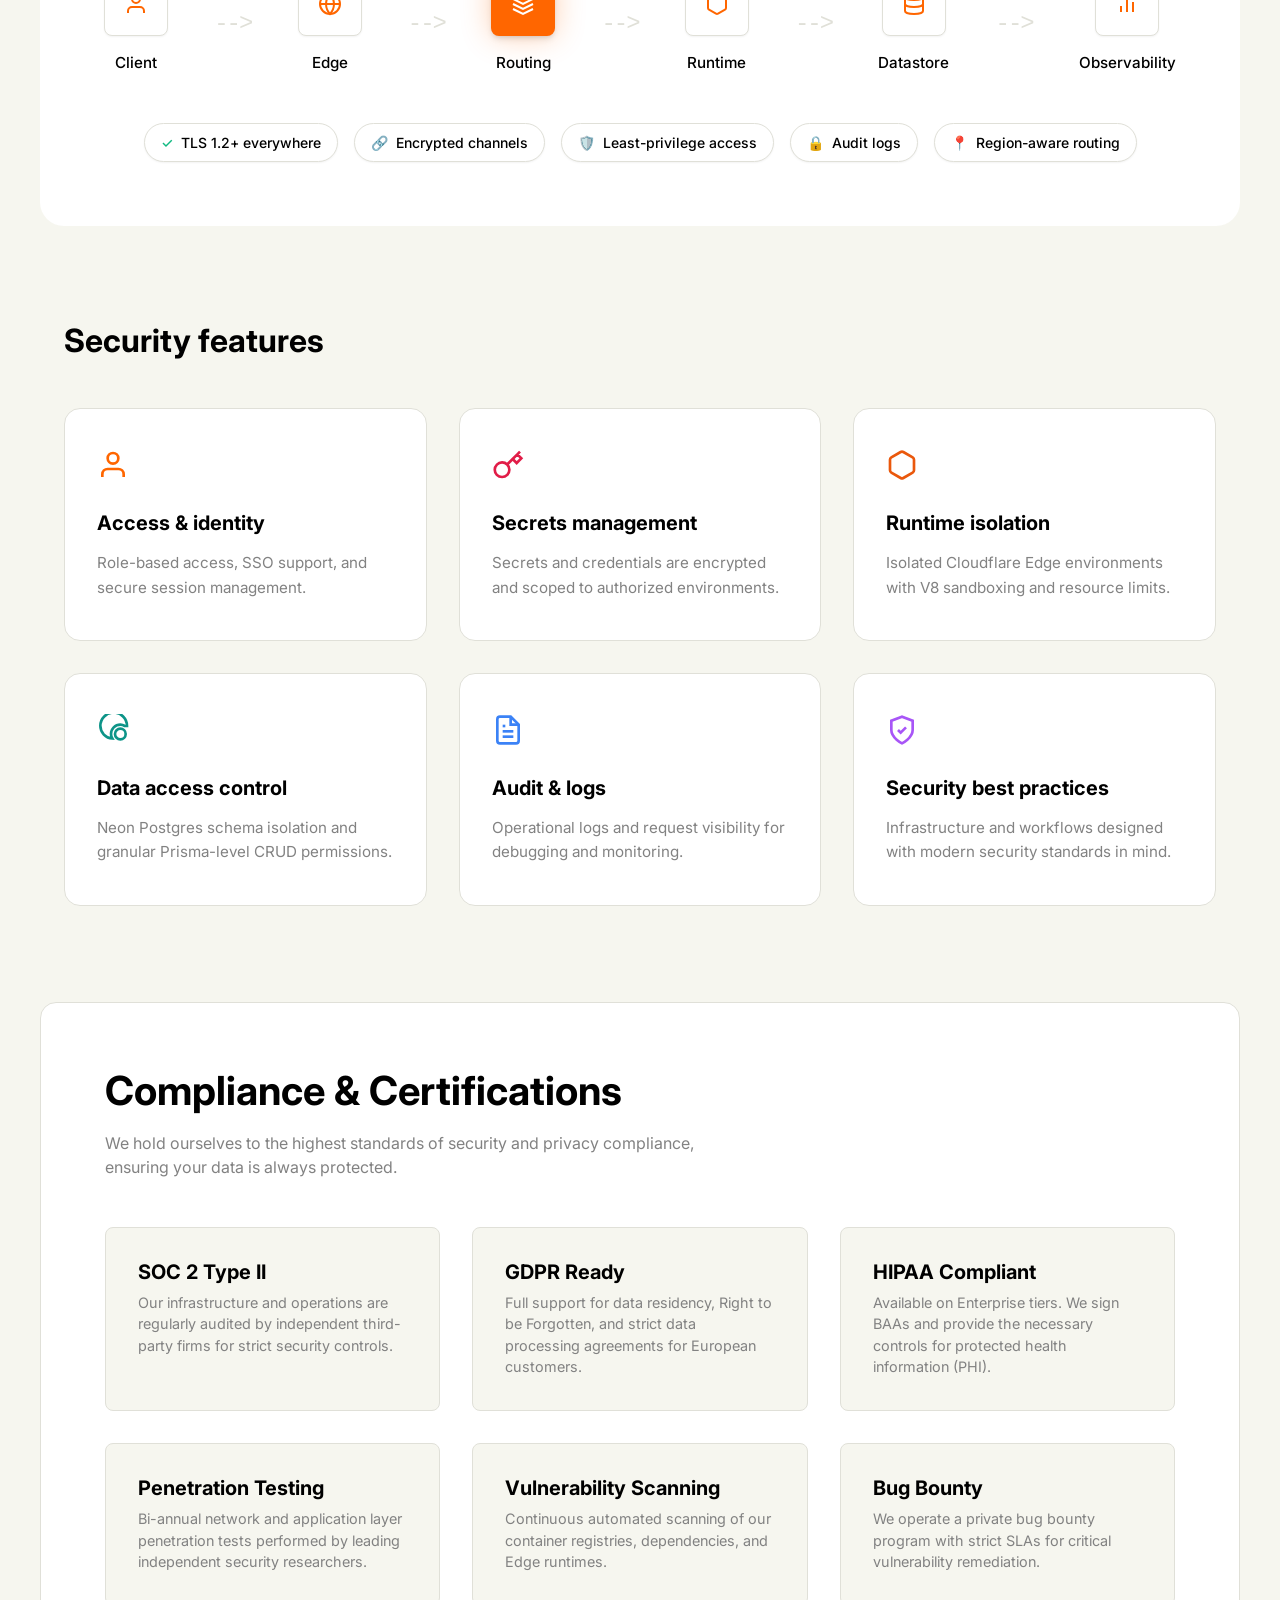
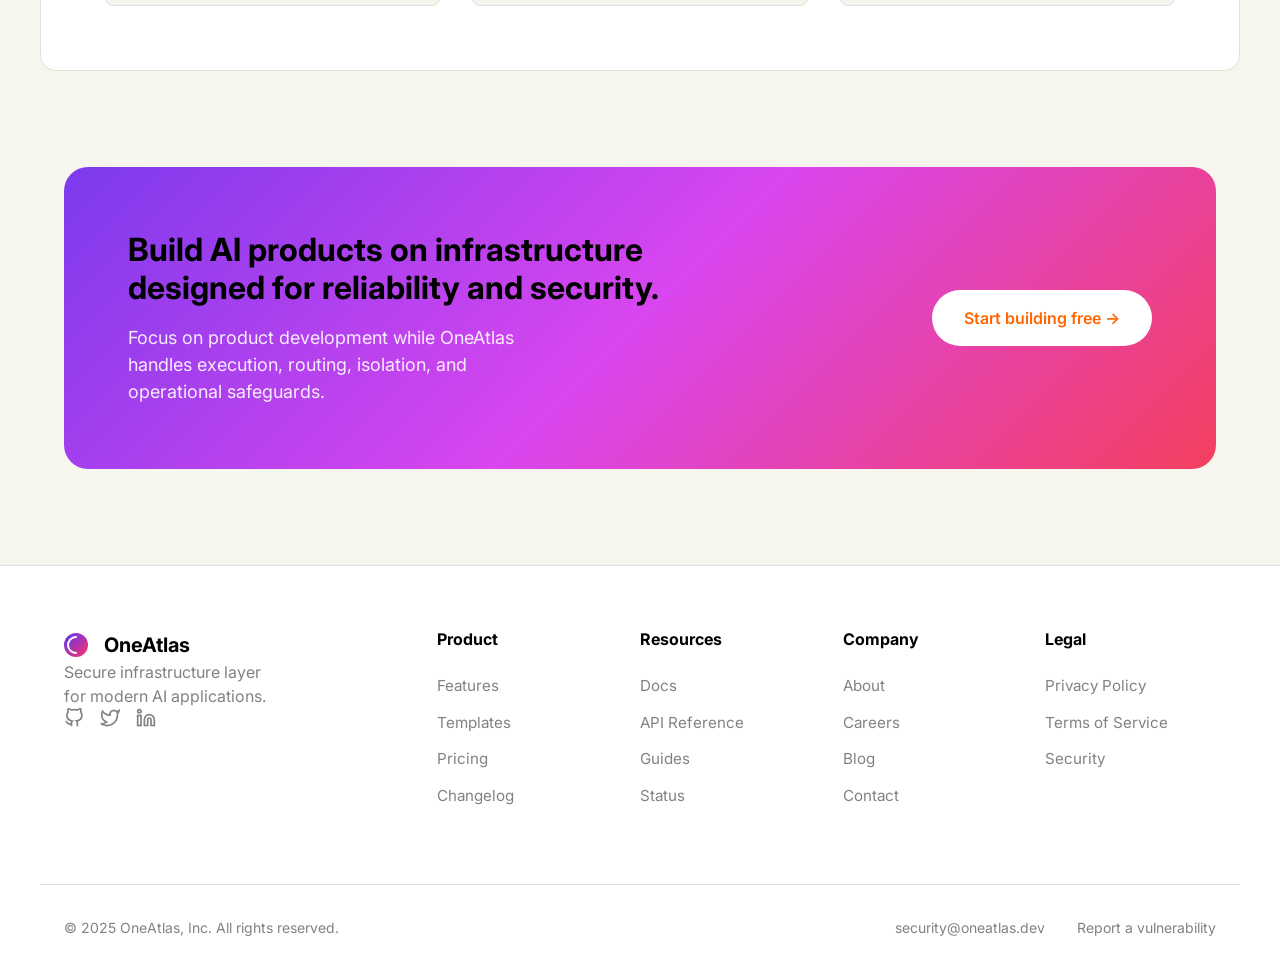
<file: pages/security/index.html>
<!DOCTYPE html>
<html lang="en">
<head>
  <meta charset="UTF-8">
  <meta name="viewport" content="width=device-width, initial-scale=1.0">
  <title>Security - OneAtlas</title>
  <link rel="stylesheet" href="../../shared/css/base.css">
  <link rel="stylesheet" href="./style.css">
</head>
<body>
  <!-- Header -->
  <header class="header">
    <div class="container flex justify-between items-center header-inner">
      <div class="logo flex items-center gap-4">
        <svg width="24" height="24" viewBox="0 0 24 24" fill="none" xmlns="http://www.w3.org/2000/svg">
          <circle cx="12" cy="12" r="12" fill="url(#paint0_linear)"/>
          <path d="M12 4C7.58172 4 4 7.58172 4 12C4 16.4183 7.58172 20 12 20" stroke="white" stroke-width="2" stroke-linecap="round"/>
          <defs>
            <linearGradient id="paint0_linear" x1="0" y1="0" x2="24" y2="24" gradientUnits="userSpaceOnUse">
              <stop stop-color="#5A32FA"/>
              <stop offset="1" stop-color="#FF3366"/>
            </linearGradient>
          </defs>
        </svg>
        <span class="logo-text">OneAtlas</span>
      </div>
      <nav class="nav flex gap-8 items-center">
        <a href="#" class="nav-link">Product <span class="chevron">▾</span></a>
        <a href="#" class="nav-link">Solutions <span class="chevron">▾</span></a>
        <a href="#" class="nav-link">Resources <span class="chevron">▾</span></a>
        <a href="#" class="nav-link">Enterprise</a>
        <a href="../pricing/index.html" class="nav-link">Pricing</a>
        <a href="#" class="nav-link active">Security</a>
        <button class="theme-toggle" aria-label="Toggle Dark Mode" title="Toggle Dark Mode" style="display:flex;align-items:center;justify-content:center;width:34px;height:34px;border-radius:50%;background:var(--color-bg);border:1px solid var(--color-border);color:var(--color-text-muted);cursor:pointer;transition:all 0.2s ease;">
          <svg width="18" height="18" viewBox="0 0 24 24" fill="none" stroke="currentColor" stroke-width="2" stroke-linecap="round" stroke-linejoin="round">
            <circle cx="12" cy="12" r="5"></circle>
            <line x1="12" y1="1" x2="12" y2="3"></line>
            <line x1="12" y1="21" x2="12" y2="23"></line>
            <line x1="4.22" y1="4.22" x2="5.64" y2="5.64"></line>
            <line x1="18.36" y1="18.36" x2="19.78" y2="19.78"></line>
            <line x1="1" y1="12" x2="3" y2="12"></line>
            <line x1="21" y1="12" x2="23" y2="12"></line>
            <line x1="4.22" y1="19.78" x2="5.64" y2="18.36"></line>
            <line x1="18.36" y1="5.64" x2="19.78" y2="4.22"></line>
          </svg>
        </button>
      </nav>
      <div class="auth-buttons flex gap-4 items-center">
        <a href="../signin/index.html" class="btn-text">Log in</a>
        <a href="../signup/index.html" class="btn btn-primary">Start building free →</a>
      </div>
    </div>
  </header>

  <!-- Hero Section -->
  <section class="security-hero container flex items-center justify-between gap-8">
    <div class="hero-content">
      <span class="badge badge-green">
        <svg width="12" height="12" viewBox="0 0 24 24" fill="none" stroke="currentColor" stroke-width="2"><path d="M12 22s8-4 8-10V5l-8-3-8 3v7c0 6 8 10 8 10z"/></svg>
        Secure infrastructure for modern AI applications
      </span>
      <h1 class="hero-title">Security that <br><span class="text-gradient">helps AI teams</span><br> ship confidently</h1>
      <p class="hero-subtitle">Built with modern security practices to help protect your applications, users, and data. We handle infrastructure, isolation, and operational safeguards—so you can focus on building.</p>
      <div class="hero-actions flex gap-4">
        <a href="#" class="btn btn-primary">Start building free →</a>
        <a href="#" class="btn btn-outline">Learn more</a>
      </div>
    </div>
    
    <div class="hero-visual">
      <div class="center-orb">
        <svg width="60" height="60" viewBox="0 0 24 24" fill="none" xmlns="http://www.w3.org/2000/svg">
          <circle cx="12" cy="12" r="12" fill="white"/>
          <path d="M12 4C7.58172 4 4 7.58172 4 12C4 16.4183 7.58172 20 12 20" stroke="url(#paint0_linear)" stroke-width="2" stroke-linecap="round"/>
        </svg>
      </div>
      
      <div class="orbit-rings">
        <div class="ring ring-1"></div>
        <div class="ring ring-2"></div>
        <div class="ring ring-3"></div>
      </div>
      
      <div class="floating-cards">
        <div class="f-card f-card-1">
          <div class="f-icon">🔒</div>
          <div class="f-text">
            <strong>Isolated runtimes</strong>
            <span>Each execution runs in its own isolated environment</span>
          </div>
        </div>
        <div class="f-card f-card-2">
          <div class="f-icon">🌐</div>
          <div class="f-text">
            <strong>Smart routing</strong>
            <span>Requests are routed to the best available provider</span>
          </div>
        </div>
        <div class="f-card f-card-3">
          <div class="f-icon">🛡️</div>
          <div class="f-text">
            <strong>Data protection by default</strong>
            <span>Encryption in transit and at rest</span>
          </div>
        </div>
        <div class="f-card f-card-4">
          <div class="f-icon">⚡</div>
          <div class="f-text">
            <strong>High availability</strong>
            <span>Globally distributed infrastructure for reliability</span>
          </div>
        </div>
        <div class="f-card f-card-5">
          <div class="f-icon">👤</div>
          <div class="f-text">
            <strong>Access controls</strong>
            <span>Granular permissions and workspace-level isolation</span>
          </div>
        </div>
        <div class="f-card f-card-6">
          <div class="f-icon">📊</div>
          <div class="f-text">
            <strong>Operational visibility</strong>
            <span>Real-time monitoring and request visibility</span>
          </div>
        </div>
      </div>
    </div>
  </section>

  <!-- Trusted Infrastructure -->
  <section class="container trusted-infra text-center">
    <p class="text-muted text-left mb-4">Built on trusted AI and cloud infrastructure</p>
    <div class="infra-logos flex gap-8 items-center justify-between">
      <span class="infra-logo font-bold">OpenAI</span>
      <span class="infra-logo font-bold">ANTHROPIC</span>
      <span class="infra-logo font-bold">Meta</span>
      <span class="infra-logo font-bold">Google Cloud</span>
      <span class="infra-logo font-bold">CLOUDFLARE</span>
      <span class="infra-logo font-bold">Vercel</span>
    </div>
  </section>

  <!-- Built for AI Applications -->
  <section class="container ai-apps">
    <div class="ai-apps-grid">
      <div class="ai-app-title">
        <h2>Built for<br>AI applications</h2>
      </div>
      <div class="feature-card">
        <div class="icon-wrapper text-primary bg-purple-light"><svg width="24" height="24" viewBox="0 0 24 24" fill="none" stroke="currentColor" stroke-width="2"><path d="M12 22s8-4 8-10V5l-8-3-8 3v7c0 6 8 10 8 10z"/></svg></div>
        <h3>Your data</h3>
        <p>Customer data is isolated and not used for model training.</p>
      </div>
      <div class="feature-card">
        <div class="icon-wrapper text-pink bg-pink-light"><svg width="24" height="24" viewBox="0 0 24 24" fill="none" stroke="currentColor" stroke-width="2"><path d="M20 21v-2a4 4 0 0 0-4-4H8a4 4 0 0 0-4 4v2"/><circle cx="12" cy="7" r="4"/></svg></div>
        <h3>Your users</h3>
        <p>Enterprise-grade Clerk authentication and role-based access controls.</p>
      </div>
      <div class="feature-card">
        <div class="icon-wrapper text-orange bg-orange-light"><svg width="24" height="24" viewBox="0 0 24 24" fill="none" stroke="currentColor" stroke-width="2"><path d="M21 16V8a2 2 0 0 0-1-1.73l-7-4a2 2 0 0 0-2 0l-7 4A2 2 0 0 0 3 8v8a2 2 0 0 0 1 1.73l7 4a2 2 0 0 0 2 0l7-4A2 2 0 0 0 21 16z"/><polyline points="3.27 6.96 12 12.01 20.73 6.96"/><line x1="12" y1="22.08" x2="12" y2="12"/></svg></div>
        <h3>Your apps</h3>
        <p>Workloads run in isolated environments with scoped access controls.</p>
      </div>
      <div class="feature-card">
        <div class="icon-wrapper text-teal bg-teal-light"><svg width="24" height="24" viewBox="0 0 24 24" fill="none" stroke="currentColor" stroke-width="2"><path d="M17 21v-2a4 4 0 0 0-4-4H5a4 4 0 0 0-4 4v2"/><circle cx="9" cy="7" r="4"/><path d="M23 21v-2a4 4 0 0 0-3-3.87"/><path d="M16 3.13a4 4 0 0 1 0 7.75"/></svg></div>
        <h3>Your team</h3>
        <p>Granular permissions and visibility across workspaces.</p>
      </div>
    </div>
  </section>

  <!-- Flow Diagram -->
  <section class="container flow-section">
    <h2>How requests are<br>processed securely</h2>
    <div class="flow-diagram flex justify-between items-center">
      <div class="flow-step">
        <div class="flow-icon"><svg width="24" height="24" viewBox="0 0 24 24" fill="none" stroke="currentColor" stroke-width="2"><path d="M20 21v-2a4 4 0 0 0-4-4H8a4 4 0 0 0-4 4v2"/><circle cx="12" cy="7" r="4"/></svg></div>
        <span>Client</span>
      </div>
      <div class="flow-arrow">--&gt;</div>
      <div class="flow-step">
        <div class="flow-icon"><svg width="24" height="24" viewBox="0 0 24 24" fill="none" stroke="currentColor" stroke-width="2"><circle cx="12" cy="12" r="10"/><line x1="2" y1="12" x2="22" y2="12"/><path d="M12 2a15.3 15.3 0 0 1 4 10 15.3 15.3 0 0 1-4 10 15.3 15.3 0 0 1-4-10 15.3 15.3 0 0 1 4-10z"/></svg></div>
        <span>Edge</span>
      </div>
      <div class="flow-arrow">--&gt;</div>
      <div class="flow-step active-step">
        <div class="flow-icon bg-primary text-white"><svg width="24" height="24" viewBox="0 0 24 24" fill="none" stroke="currentColor" stroke-width="2"><path d="M12 2L2 7l10 5 10-5-10-5zM2 17l10 5 10-5M2 12l10 5 10-5"/></svg></div>
        <span>Routing</span>
      </div>
      <div class="flow-arrow">--&gt;</div>
      <div class="flow-step">
        <div class="flow-icon"><svg width="24" height="24" viewBox="0 0 24 24" fill="none" stroke="currentColor" stroke-width="2"><path d="M21 16V8a2 2 0 0 0-1-1.73l-7-4a2 2 0 0 0-2 0l-7 4A2 2 0 0 0 3 8v8a2 2 0 0 0 1 1.73l7 4a2 2 0 0 0 2 0l7-4A2 2 0 0 0 21 16z"/></svg></div>
        <span>Runtime</span>
      </div>
      <div class="flow-arrow">--&gt;</div>
      <div class="flow-step">
        <div class="flow-icon"><svg width="24" height="24" viewBox="0 0 24 24" fill="none" stroke="currentColor" stroke-width="2"><ellipse cx="12" cy="5" rx="9" ry="3"/><path d="M21 12c0 1.66-4 3-9 3s-9-1.34-9-3"/><path d="M3 5v14c0 1.66 4 3 9 3s9-1.34 9-3V5"/></svg></div>
        <span>Datastore</span>
      </div>
      <div class="flow-arrow">--&gt;</div>
      <div class="flow-step">
        <div class="flow-icon"><svg width="24" height="24" viewBox="0 0 24 24" fill="none" stroke="currentColor" stroke-width="2"><line x1="18" y1="20" x2="18" y2="10"/><line x1="12" y1="20" x2="12" y2="4"/><line x1="6" y1="20" x2="6" y2="14"/></svg></div>
        <span>Observability</span>
      </div>
    </div>
    
    <div class="flow-badges flex justify-center gap-4">
      <span class="badge badge-outline"><span class="text-green">✓</span> TLS 1.2+ everywhere</span>
      <span class="badge badge-outline"><span class="text-blue">🔗</span> Encrypted channels</span>
      <span class="badge badge-outline"><span class="text-purple">🛡️</span> Least-privilege access</span>
      <span class="badge badge-outline"><span class="text-blue">🔒</span> Audit logs</span>
      <span class="badge badge-outline"><span class="text-teal">📍</span> Region-aware routing</span>
    </div>
  </section>

  <!-- Security Features Grid -->
  <section class="container security-features">
    <h2>Security features</h2>
    <div class="features-grid">
      <div class="f-box">
        <div class="f-box-icon text-primary"><svg width="32" height="32" viewBox="0 0 24 24" fill="none" stroke="currentColor" stroke-width="2"><path d="M20 21v-2a4 4 0 0 0-4-4H8a4 4 0 0 0-4 4v2"/><circle cx="12" cy="7" r="4"/></svg></div>
        <h4>Access & identity</h4>
        <p>Role-based access, SSO support, and secure session management.</p>
      </div>
      <div class="f-box">
        <div class="f-box-icon text-pink"><svg width="32" height="32" viewBox="0 0 24 24" fill="none" stroke="currentColor" stroke-width="2"><path d="M21 2l-2 2m-7.61 7.61a5.5 5.5 0 1 1-7.778 7.778 5.5 5.5 0 0 1 7.777-7.777zm0 0L15.5 7.5m0 0l3 3L22 7l-3-3m-3.5 3.5L19 4"/></svg></div>
        <h4>Secrets management</h4>
        <p>Secrets and credentials are encrypted and scoped to authorized environments.</p>
      </div>
      <div class="f-box">
        <div class="f-box-icon text-orange"><svg width="32" height="32" viewBox="0 0 24 24" fill="none" stroke="currentColor" stroke-width="2"><path d="M21 16V8a2 2 0 0 0-1-1.73l-7-4a2 2 0 0 0-2 0l-7 4A2 2 0 0 0 3 8v8a2 2 0 0 0 1 1.73l7 4a2 2 0 0 0 2 0l7-4A2 2 0 0 0 21 16z"/></svg></div>
        <h4>Runtime isolation</h4>
        <p>Isolated Cloudflare Edge environments with V8 sandboxing and resource limits.</p>
      </div>
      <div class="f-box">
        <div class="f-box-icon text-teal"><svg width="32" height="32" viewBox="0 0 24 24" fill="none" stroke="currentColor" stroke-width="2"><path d="M17.5 19C15.3 19 13.5 17.2 13.5 15C13.5 12.8 15.3 11 17.5 11C19.7 11 21.5 12.8 21.5 15C21.5 17.2 19.7 19 17.5 19ZM20.9 9C19.9 8.4 18.7 8 17.5 8C13.6 8 10.5 11.1 10.5 15C10.5 16.2 10.9 17.4 11.5 18.4C6.5 18.1 2.5 13.9 2.5 8.9C2.5 3.4 7 -1.1 12.5 -1.1C18  -1.1 22.5 3.4 22.5 8.9V9H20.9Z"/></svg></div>
        <h4>Data access control</h4>
        <p>Neon Postgres schema isolation and granular Prisma-level CRUD permissions.</p>
      </div>
      <div class="f-box">
        <div class="f-box-icon text-blue"><svg width="32" height="32" viewBox="0 0 24 24" fill="none" stroke="currentColor" stroke-width="2"><path d="M14 2H6a2 2 0 0 0-2 2v16a2 2 0 0 0 2 2h12a2 2 0 0 0 2-2V8z"/><polyline points="14 2 14 8 20 8"/><line x1="16" y1="13" x2="8" y2="13"/><line x1="16" y1="17" x2="8" y2="17"/><polyline points="10 9 9 9 8 9"/></svg></div>
        <h4>Audit & logs</h4>
        <p>Operational logs and request visibility for debugging and monitoring.</p>
      </div>
      <div class="f-box">
        <div class="f-box-icon text-purple"><svg width="32" height="32" viewBox="0 0 24 24" fill="none" stroke="currentColor" stroke-width="2"><path d="M12 22s8-4 8-10V5l-8-3-8 3v7c0 6 8 10 8 10z"/><path d="M9 12l2 2 4-4"/></svg></div>
        <h4>Security best practices</h4>
        <p>Infrastructure and workflows designed with modern security standards in mind.</p>
      </div>
    </div>
  </section>

  <!-- Compliance & Certifications -->
  <section class="container compliance-section" style="margin-bottom: 6rem; padding: 4rem; background: var(--color-bg-alt); border-radius: var(--radius-lg); border: 1px solid var(--color-border);">
    <h2 style="font-size: 2.5rem; margin-bottom: 1rem;">Compliance & Certifications</h2>
    <p class="text-muted" style="max-width: 600px; margin-bottom: 3rem;">We hold ourselves to the highest standards of security and privacy compliance, ensuring your data is always protected.</p>
    
    <div class="compliance-grid" style="display: grid; grid-template-columns: repeat(3, 1fr); gap: 2rem;">
      <div class="compliance-card" style="background: var(--color-bg); padding: 2rem; border-radius: var(--radius-md); border: 1px solid var(--color-border);">
        <h3 style="font-size: 1.25rem; margin-bottom: 0.5rem;">SOC 2 Type II</h3>
        <p class="text-muted" style="font-size: 0.9rem;">Our infrastructure and operations are regularly audited by independent third-party firms for strict security controls.</p>
      </div>
      <div class="compliance-card" style="background: var(--color-bg); padding: 2rem; border-radius: var(--radius-md); border: 1px solid var(--color-border);">
        <h3 style="font-size: 1.25rem; margin-bottom: 0.5rem;">GDPR Ready</h3>
        <p class="text-muted" style="font-size: 0.9rem;">Full support for data residency, Right to be Forgotten, and strict data processing agreements for European customers.</p>
      </div>
      <div class="compliance-card" style="background: var(--color-bg); padding: 2rem; border-radius: var(--radius-md); border: 1px solid var(--color-border);">
        <h3 style="font-size: 1.25rem; margin-bottom: 0.5rem;">HIPAA Compliant</h3>
        <p class="text-muted" style="font-size: 0.9rem;">Available on Enterprise tiers. We sign BAAs and provide the necessary controls for protected health information (PHI).</p>
      </div>
      <div class="compliance-card" style="background: var(--color-bg); padding: 2rem; border-radius: var(--radius-md); border: 1px solid var(--color-border);">
        <h3 style="font-size: 1.25rem; margin-bottom: 0.5rem;">Penetration Testing</h3>
        <p class="text-muted" style="font-size: 0.9rem;">Bi-annual network and application layer penetration tests performed by leading independent security researchers.</p>
      </div>
      <div class="compliance-card" style="background: var(--color-bg); padding: 2rem; border-radius: var(--radius-md); border: 1px solid var(--color-border);">
        <h3 style="font-size: 1.25rem; margin-bottom: 0.5rem;">Vulnerability Scanning</h3>
        <p class="text-muted" style="font-size: 0.9rem;">Continuous automated scanning of our container registries, dependencies, and Edge runtimes.</p>
      </div>
      <div class="compliance-card" style="background: var(--color-bg); padding: 2rem; border-radius: var(--radius-md); border: 1px solid var(--color-border);">
        <h3 style="font-size: 1.25rem; margin-bottom: 0.5rem;">Bug Bounty</h3>
        <p class="text-muted" style="font-size: 0.9rem;">We operate a private bug bounty program with strict SLAs for critical vulnerability remediation.</p>
      </div>
    </div>
  </section>

  <!-- CTA Banner -->
  <section class="container cta-section">
    <div class="cta-card flex justify-between items-center">
      <div class="cta-content">
        <h2>Build AI products on infrastructure<br>designed for reliability and security.</h2>
        <p>Focus on product development while OneAtlas<br>handles execution, routing, isolation, and<br>operational safeguards.</p>
      </div>
      <a href="#" class="btn btn-light-large">Start building free →</a>
    </div>
  </section>

  <!-- Footer -->
  <footer class="footer">
    <div class="container footer-grid">
      <div class="footer-brand">
        <div class="logo flex items-center gap-4">
          <svg width="24" height="24" viewBox="0 0 24 24" fill="none" xmlns="http://www.w3.org/2000/svg">
            <circle cx="12" cy="12" r="12" fill="url(#paint1_linear)"/>
            <path d="M12 4C7.58172 4 4 7.58172 4 12C4 16.4183 7.58172 20 12 20" stroke="white" stroke-width="2" stroke-linecap="round"/>
            <defs>
              <linearGradient id="paint1_linear" x1="0" y1="0" x2="24" y2="24" gradientUnits="userSpaceOnUse">
                <stop stop-color="#5A32FA"/>
                <stop offset="1" stop-color="#FF3366"/>
              </linearGradient>
            </defs>
          </svg>
          <span class="logo-text">OneAtlas</span>
        </div>
        <p class="footer-desc text-muted">Secure infrastructure layer<br>for modern AI applications.</p>
        <div class="social-icons flex gap-4">
          <a href="#" class="social-icon text-muted"><svg width="20" height="20" viewBox="0 0 24 24" fill="none" stroke="currentColor" stroke-width="2"><path d="M9 19c-5 1.5-5-2.5-7-3m14 6v-3.87a3.37 3.37 0 0 0-.94-2.61c3.14-.35 6.44-1.54 6.44-7A5.44 5.44 0 0 0 20 4.77 5.07 5.07 0 0 0 19.91 1S18.73.65 16 2.48a13.38 13.38 0 0 0-7 0C6.27.65 5.09 1 5.09 1A5.07 5.07 0 0 0 5 4.77a5.44 5.44 0 0 0-1.5 3.78c0 5.42 3.3 6.61 6.44 7A3.37 3.37 0 0 0 9 18.13V22"/></svg></a>
          <a href="#" class="social-icon text-muted"><svg width="20" height="20" viewBox="0 0 24 24" fill="none" stroke="currentColor" stroke-width="2"><path d="M23 3a10.9 10.9 0 0 1-3.14 1.53 4.48 4.48 0 0 0-7.86 3v1A10.66 10.66 0 0 1 3 4s-4 9 5 13a11.64 11.64 0 0 1-7 2c9 5 20 0 20-11.5a4.5 4.5 0 0 0-.08-.83A7.72 7.72 0 0 0 23 3z"/></svg></a>
          <a href="#" class="social-icon text-muted"><svg width="20" height="20" viewBox="0 0 24 24" fill="none" stroke="currentColor" stroke-width="2"><path d="M16 8a6 6 0 0 1 6 6v7h-4v-7a2 2 0 0 0-2-2 2 2 0 0 0-2 2v7h-4v-7a6 6 0 0 1 6-6z"/><rect x="2" y="9" width="4" height="12"/><circle cx="4" cy="4" r="2"/></svg></a>
        </div>
      </div>
      <div class="footer-links">
        <h4>Product</h4>
        <ul>
          <li><a href="#">Features</a></li>
          <li><a href="#">Templates</a></li>
          <li><a href="#">Pricing</a></li>
          <li><a href="#">Changelog</a></li>
        </ul>
      </div>
      <div class="footer-links">
        <h4>Resources</h4>
        <ul>
          <li><a href="#">Docs</a></li>
          <li><a href="#">API Reference</a></li>
          <li><a href="#">Guides</a></li>
          <li><a href="#">Status</a></li>
        </ul>
      </div>
      <div class="footer-links">
        <h4>Company</h4>
        <ul>
          <li><a href="#">About</a></li>
          <li><a href="#">Careers</a></li>
          <li><a href="#">Blog</a></li>
          <li><a href="#">Contact</a></li>
        </ul>
      </div>
      <div class="footer-links">
        <h4>Legal</h4>
        <ul>
          <li><a href="#">Privacy Policy</a></li>
          <li><a href="#">Terms of Service</a></li>
          <li><a href="#">Security</a></li>
        </ul>
      </div>
    </div>
    <div class="container footer-bottom flex justify-between items-center text-muted">
      <p>&copy; 2025 OneAtlas, Inc. All rights reserved.</p>
      <div class="footer-bottom-links flex gap-8">
        <a href="#">security@oneatlas.dev</a>
        <a href="#">Report a vulnerability</a>
      </div>
    </div>
  </footer>

  <script src="../../shared/js/theme.js"></script>
  <script src="./script.js"></script>
</body>
</html>
</file>
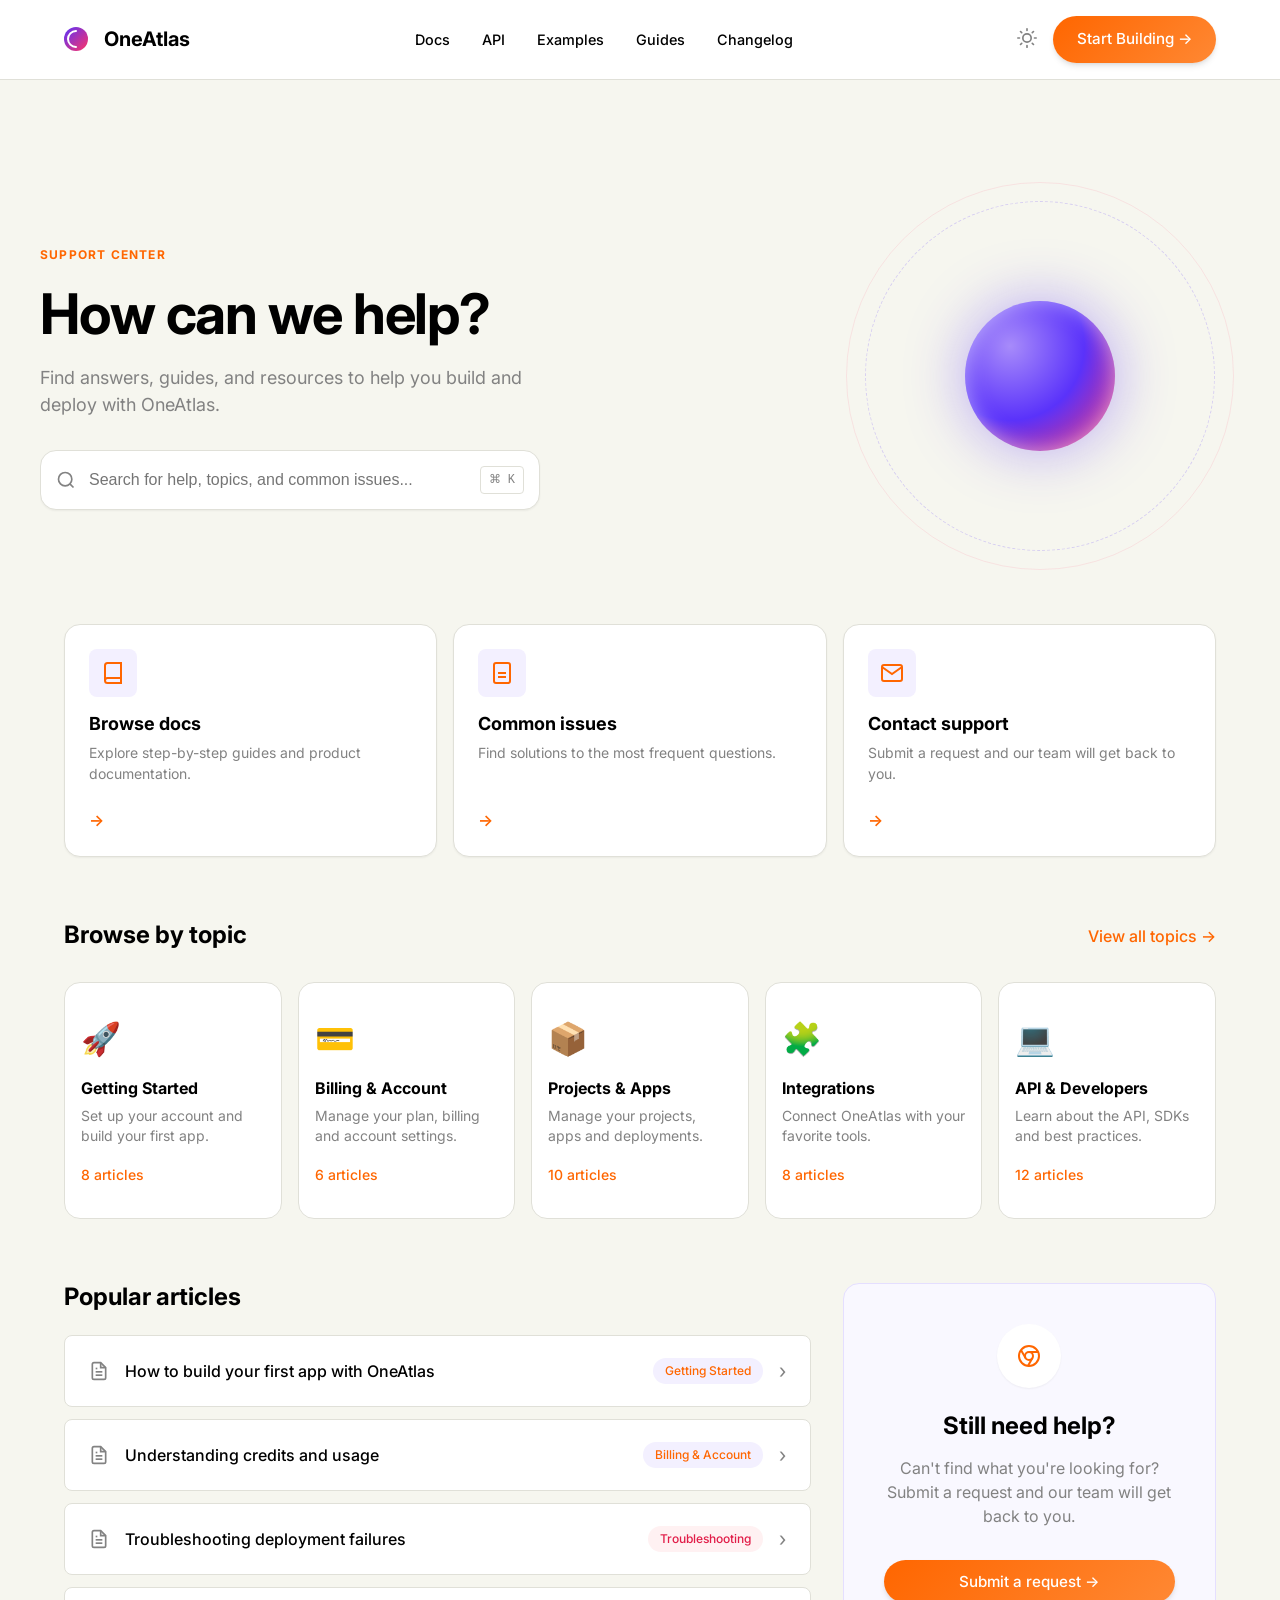
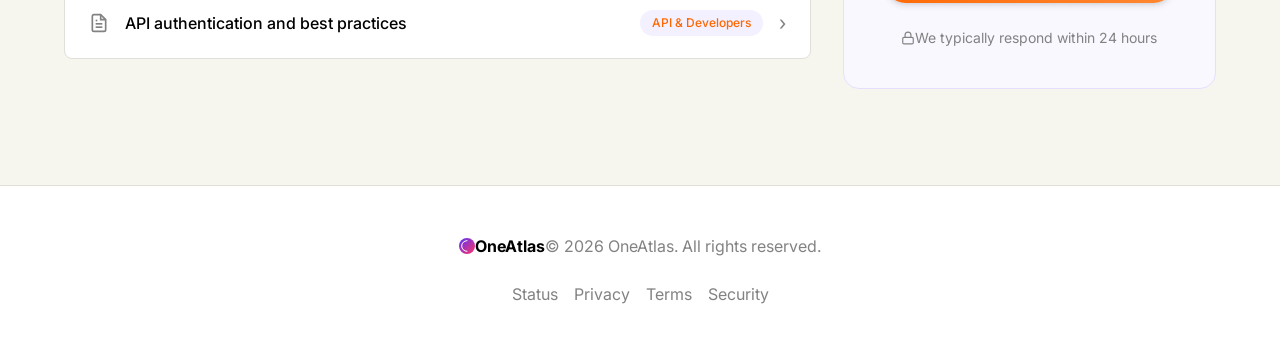
<file: pages/support/index.html>
<!DOCTYPE html>
<html lang="en">
<head>
  <meta charset="UTF-8">
  <meta name="viewport" content="width=device-width, initial-scale=1.0">
  <title>OneAtlas Support Center</title>
  <link rel="stylesheet" href="../../shared/css/base.css">
  <link rel="stylesheet" href="./style.css">
</head>
<body>
  <!-- Header -->
  <header class="header">
    <div class="container flex justify-between items-center header-inner">
      <div class="logo flex items-center gap-4">
        <svg width="24" height="24" viewBox="0 0 24 24" fill="none" xmlns="http://www.w3.org/2000/svg">
          <circle cx="12" cy="12" r="12" fill="url(#paint0_linear)"/>
          <path d="M12 4C7.58172 4 4 7.58172 4 12C4 16.4183 7.58172 20 12 20" stroke="white" stroke-width="2" stroke-linecap="round"/>
          <defs>
            <linearGradient id="paint0_linear" x1="0" y1="0" x2="24" y2="24" gradientUnits="userSpaceOnUse">
              <stop stop-color="#5A32FA"/>
              <stop offset="1" stop-color="#FF3366"/>
            </linearGradient>
          </defs>
        </svg>
        <span class="logo-text">OneAtlas</span>
      </div>
      <nav class="nav flex gap-8">
        <a href="#" class="nav-link">Docs</a>
        <a href="#" class="nav-link">API</a>
        <a href="#" class="nav-link">Examples</a>
        <a href="#" class="nav-link">Guides</a>
        <a href="#" class="nav-link">Changelog</a>
      </nav>
      <div class="auth-buttons flex gap-4 items-center">
        <button class="theme-toggle">
          <svg width="20" height="20" viewBox="0 0 24 24" fill="none" stroke="currentColor" stroke-width="2" stroke-linecap="round" stroke-linejoin="round"><circle cx="12" cy="12" r="5"/><path d="M12 1v2M12 21v2M4.22 4.22l1.42 1.42M18.36 18.36l1.42 1.42M1 12h2M21 12h2M4.22 19.78l1.42-1.42M18.36 5.64l1.42-1.42"/></svg>
        </button>
        <a href="../signup/index.html" class="btn btn-primary">Start Building →</a>
      </div>
    </div>
  </header>

  <!-- Support Hero -->
  <section class="support-hero container flex justify-between items-center">
    <div class="hero-content">
      <span class="eyebrow text-primary">SUPPORT CENTER</span>
      <h1 class="hero-title">How can we help?</h1>
      <p class="hero-subtitle">Find answers, guides, and resources to help you build and deploy with OneAtlas.</p>
      <div class="search-box">
        <svg class="search-icon" width="20" height="20" viewBox="0 0 24 24" fill="none" stroke="currentColor" stroke-width="2"><circle cx="11" cy="11" r="8"/><path d="M21 21l-4.35-4.35"/></svg>
        <input type="text" placeholder="Search for help, topics, and common issues...">
        <kbd class="shortcut">⌘ K</kbd>
      </div>
    </div>
    <div class="hero-visual">
      <div class="orb-container">
        <div class="orb"></div>
        <div class="rings"></div>
      </div>
    </div>
  </section>

  <!-- Quick Action Cards -->
  <section class="container quick-actions flex gap-4">
    <a href="#" class="card action-card">
      <div class="card-icon"><svg width="24" height="24" viewBox="0 0 24 24" fill="none" stroke="currentColor" stroke-width="2"><path d="M4 19.5A2.5 2.5 0 0 1 6.5 17H20"/><path d="M6.5 2H20v20H6.5A2.5 2.5 0 0 1 4 19.5v-15A2.5 2.5 0 0 1 6.5 2z"/></svg></div>
      <div class="card-content">
        <h3>Browse docs</h3>
        <p>Explore step-by-step guides and product documentation.</p>
      </div>
      <div class="card-arrow">→</div>
    </a>
    <a href="#" class="card action-card">
      <div class="card-icon"><svg width="24" height="24" viewBox="0 0 24 24" fill="none" stroke="currentColor" stroke-width="2"><rect x="4" y="2" width="16" height="20" rx="2" ry="2"/><line x1="8" y1="12" x2="16" y2="12"/><line x1="8" y1="16" x2="16" y2="16"/></svg></div>
      <div class="card-content">
        <h3>Common issues</h3>
        <p>Find solutions to the most frequent questions.</p>
      </div>
      <div class="card-arrow">→</div>
    </a>
    <a href="#" class="card action-card">
      <div class="card-icon"><svg width="24" height="24" viewBox="0 0 24 24" fill="none" stroke="currentColor" stroke-width="2"><path d="M4 4h16c1.1 0 2 .9 2 2v12c0 1.1-.9 2-2 2H4c-1.1 0-2-.9-2-2V6c0-1.1.9-2 2-2z"/><polyline points="22,6 12,13 2,6"/></svg></div>
      <div class="card-content">
        <h3>Contact support</h3>
        <p>Submit a request and our team will get back to you.</p>
      </div>
      <div class="card-arrow">→</div>
    </a>
  </section>

  <!-- Main Content Area -->
  <section class="container main-content">
    <div class="topics-section">
      <div class="section-header flex justify-between items-center">
        <h2>Browse by topic</h2>
        <a href="#" class="link-primary">View all topics →</a>
      </div>
      <div class="topics-grid">
        <a href="#" class="topic-card text-center">
          <div class="topic-icon">🚀</div>
          <h4>Getting Started</h4>
          <p>Set up your account and build your first app.</p>
          <span class="article-count text-primary">8 articles</span>
        </a>
        <a href="#" class="topic-card text-center">
          <div class="topic-icon">💳</div>
          <h4>Billing & Account</h4>
          <p>Manage your plan, billing and account settings.</p>
          <span class="article-count text-primary">6 articles</span>
        </a>
        <a href="#" class="topic-card text-center">
          <div class="topic-icon">📦</div>
          <h4>Projects & Apps</h4>
          <p>Manage your projects, apps and deployments.</p>
          <span class="article-count text-primary">10 articles</span>
        </a>
        <a href="#" class="topic-card text-center">
          <div class="topic-icon">🧩</div>
          <h4>Integrations</h4>
          <p>Connect OneAtlas with your favorite tools.</p>
          <span class="article-count text-primary">8 articles</span>
        </a>
        <a href="#" class="topic-card text-center">
          <div class="topic-icon">💻</div>
          <h4>API & Developers</h4>
          <p>Learn about the API, SDKs and best practices.</p>
          <span class="article-count text-primary">12 articles</span>
        </a>
      </div>
    </div>
  </section>

  <section class="container two-col-layout flex gap-8">
    <!-- Popular Articles -->
    <div class="articles-list flex-2">
      <h2>Popular articles</h2>
      <div class="article-cards">
        <a href="#" class="article-item flex justify-between items-center">
          <div class="article-title flex items-center gap-4">
            <svg width="20" height="20" viewBox="0 0 24 24" fill="none" stroke="var(--color-text-muted)" stroke-width="2"><path d="M14 2H6a2 2 0 0 0-2 2v16a2 2 0 0 0 2 2h12a2 2 0 0 0 2-2V8z"/><polyline points="14 2 14 8 20 8"/><line x1="16" y1="13" x2="8" y2="13"/><line x1="16" y1="17" x2="8" y2="17"/><polyline points="10 9 9 9 8 9"/></svg>
            <span>How to build your first app with OneAtlas</span>
          </div>
          <div class="article-meta flex gap-4 items-center">
            <span class="badge badge-purple-light">Getting Started</span>
            <span class="arrow text-muted">›</span>
          </div>
        </a>
        <a href="#" class="article-item flex justify-between items-center">
          <div class="article-title flex items-center gap-4">
            <svg width="20" height="20" viewBox="0 0 24 24" fill="none" stroke="var(--color-text-muted)" stroke-width="2"><path d="M14 2H6a2 2 0 0 0-2 2v16a2 2 0 0 0 2 2h12a2 2 0 0 0 2-2V8z"/><polyline points="14 2 14 8 20 8"/><line x1="16" y1="13" x2="8" y2="13"/><line x1="16" y1="17" x2="8" y2="17"/><polyline points="10 9 9 9 8 9"/></svg>
            <span>Understanding credits and usage</span>
          </div>
          <div class="article-meta flex gap-4 items-center">
            <span class="badge badge-purple-light">Billing & Account</span>
            <span class="arrow text-muted">›</span>
          </div>
        </a>
        <a href="#" class="article-item flex justify-between items-center">
          <div class="article-title flex items-center gap-4">
            <svg width="20" height="20" viewBox="0 0 24 24" fill="none" stroke="var(--color-text-muted)" stroke-width="2"><path d="M14 2H6a2 2 0 0 0-2 2v16a2 2 0 0 0 2 2h12a2 2 0 0 0 2-2V8z"/><polyline points="14 2 14 8 20 8"/><line x1="16" y1="13" x2="8" y2="13"/><line x1="16" y1="17" x2="8" y2="17"/><polyline points="10 9 9 9 8 9"/></svg>
            <span>Troubleshooting deployment failures</span>
          </div>
          <div class="article-meta flex gap-4 items-center">
            <span class="badge badge-red-light">Troubleshooting</span>
            <span class="arrow text-muted">›</span>
          </div>
        </a>
        <a href="#" class="article-item flex justify-between items-center">
          <div class="article-title flex items-center gap-4">
            <svg width="20" height="20" viewBox="0 0 24 24" fill="none" stroke="var(--color-text-muted)" stroke-width="2"><path d="M14 2H6a2 2 0 0 0-2 2v16a2 2 0 0 0 2 2h12a2 2 0 0 0 2-2V8z"/><polyline points="14 2 14 8 20 8"/><line x1="16" y1="13" x2="8" y2="13"/><line x1="16" y1="17" x2="8" y2="17"/><polyline points="10 9 9 9 8 9"/></svg>
            <span>API authentication and best practices</span>
          </div>
          <div class="article-meta flex gap-4 items-center">
            <span class="badge badge-purple-light">API & Developers</span>
            <span class="arrow text-muted">›</span>
          </div>
        </a>
      </div>
    </div>

    <!-- Need Help Sidebar -->
    <div class="help-sidebar flex-1">
      <div class="help-card">
        <div class="help-icon-wrapper">
          <svg width="24" height="24" viewBox="0 0 24 24" fill="none" stroke="var(--color-primary)" stroke-width="2"><circle cx="12" cy="12" r="10"/><circle cx="12" cy="12" r="4"/><line x1="21.17" y1="8" x2="12" y2="8"/><line x1="3.95" y1="6.06" x2="8.54" y2="14"/><line x1="10.88" y1="21.94" x2="15.46" y2="14"/></svg>
        </div>
        <h3>Still need help?</h3>
        <p>Can't find what you're looking for? Submit a request and our team will get back to you.</p>
        <button class="btn btn-primary w-full">Submit a request →</button>
        <p class="response-time flex items-center gap-2"><svg width="14" height="14" viewBox="0 0 24 24" fill="none" stroke="currentColor" stroke-width="2"><rect x="3" y="11" width="18" height="11" rx="2" ry="2"/><path d="M7 11V7a5 5 0 0 1 10 0v4"/></svg> We typically respond within 24 hours</p>
      </div>
    </div>
  </section>

  <!-- Minimal Footer -->
  <footer class="minimal-footer text-center">
    <div class="container">
      <div class="footer-logo flex justify-center items-center gap-2">
        <svg width="16" height="16" viewBox="0 0 24 24" fill="none" xmlns="http://www.w3.org/2000/svg">
          <circle cx="12" cy="12" r="12" fill="url(#paint0_linear_sm)"/>
          <path d="M12 4C7.58172 4 4 7.58172 4 12C4 16.4183 7.58172 20 12 20" stroke="white" stroke-width="1.5" stroke-linecap="round"/>
          <defs>
            <linearGradient id="paint0_linear_sm" x1="0" y1="0" x2="24" y2="24" gradientUnits="userSpaceOnUse">
              <stop stop-color="#5A32FA"/>
              <stop offset="1" stop-color="#FF3366"/>
            </linearGradient>
          </defs>
        </svg>
        <span class="font-bold">OneAtlas</span>
        <span class="text-muted">© 2026 OneAtlas. All rights reserved.</span>
      </div>
      <div class="footer-links flex justify-center gap-4 text-muted">
        <a href="#">Status</a>
        <a href="#">Privacy</a>
        <a href="#">Terms</a>
        <a href="#">Security</a>
      </div>
    </div>
  </footer>

  <script src="./script.js"></script>
<script src="../../shared/js/theme.js"></script>
</body>
</html>
</file>
<file: shared/css/base.css>
@import url('https://fonts.googleapis.com/css2?family=Inter:wght@300;400;500;600;700&display=swap');
@import './variables.css';

*, *::before, *::after {
  box-sizing: border-box;
  margin: 0;
  padding: 0;
}

body {
  font-family: var(--font-sans);
  background-color: var(--color-bg);
  color: var(--color-text);
  line-height: 1.5;
  -webkit-font-smoothing: antialiased;
}

a {
  color: inherit;
  text-decoration: none;
  transition: var(--transition);
}

button {
  font-family: inherit;
  cursor: pointer;
  border: none;
  background: none;
  transition: var(--transition);
}

ul {
  list-style: none;
}

img {
  max-width: 100%;
  display: block;
}

/* Typography Utilities */
h1, h2, h3, h4, h5, h6 {
  color: var(--color-text);
  font-weight: 700;
  line-height: 1.2;
}

.text-gradient {
  background: var(--gradient-text);
  -webkit-background-clip: text;
  -webkit-text-fill-color: transparent;
  background-clip: text;
}

.text-muted {
  color: var(--color-text-muted);
}

/* Button Utilities */
.btn {
  display: inline-flex;
  align-items: center;
  justify-content: center;
  padding: 0.75rem 1.5rem;
  border-radius: var(--radius-full);
  font-weight: 500;
  font-size: 0.95rem;
  text-align: center;
}

.btn-primary {
  background: var(--gradient-primary);
  color: white;
  box-shadow: var(--shadow-md);
}

.btn-primary:hover {
  transform: translateY(-1px);
  box-shadow: var(--shadow-lg), var(--shadow-glow);
}

.btn-outline {
  border: 1px solid var(--color-border);
  color: var(--color-text);
  background: white;
}

.btn-outline:hover {
  background: var(--color-bg-alt);
  border-color: var(--color-text-muted);
}

/* Layout Utilities */
.container {
  max-width: 1200px;
  margin: 0 auto;
  padding: 0 1.5rem;
}

.flex {
  display: flex;
}

.items-center {
  align-items: center;
}

.justify-between {
  justify-content: space-between;
}

.justify-center {
  justify-content: center;
}

.gap-4 {
  gap: 1rem;
}

.gap-8 {
  gap: 2rem;
}
</file>
<file: pages/blog/style.css>
/* Header */
.header { padding: 1rem 0; border-bottom: 1px solid var(--color-border); background: white; }
.logo-text { font-weight: 700; font-size: 1.25rem; }
.nav-link { font-size: 0.9rem; font-weight: 500; color: var(--color-text-muted); }
.nav-link:hover { color: var(--color-text); }
.search-btn { color: var(--color-text-muted); }

/* Hero */
.blog-hero { padding: 5rem 0 3rem; }
.badge-tag { display: inline-flex; align-items: center; gap: 0.5rem; font-size: 0.75rem; font-weight: 700; letter-spacing: 0.1em; color: var(--color-text-muted); margin-bottom: 1rem; }
.dot-pink { width: 8px; height: 8px; border-radius: 50%; background: #e11d48; }
.hero-title { font-size: 3.5rem; line-height: 1.1; margin-bottom: 1rem; letter-spacing: -0.02em; }
.hero-subtitle { font-size: 1.125rem; color: var(--color-text-muted); max-width: 400px; }

/* Hero Visual Stacked Cards */
.hero-visual { position: relative; width: 400px; height: 300px; }
.stacked-cards { position: relative; width: 100%; height: 100%; display: flex; justify-content: center; align-items: center; perspective: 1000px; }
.s-card { position: absolute; width: 220px; height: 300px; border-radius: var(--radius-lg); box-shadow: var(--shadow-lg); transition: transform 0.5s ease; }
.s-card-3 { background: rgba(90, 50, 250, 0.2); transform: translateX(40px) translateZ(-60px) rotateY(15deg); backdrop-filter: blur(10px); }
.s-card-2 { background: rgba(90, 50, 250, 0.4); transform: translateX(20px) translateZ(-30px) rotateY(15deg); backdrop-filter: blur(10px); }
.s-card-1 { background: var(--gradient-primary); transform: translateX(0) translateZ(0) rotateY(15deg); box-shadow: -10px 10px 30px rgba(90, 50, 250, 0.3); }
.hero-visual:hover .s-card-1 { transform: translateX(0) translateZ(20px) rotateY(0deg); }
.hero-visual:hover .s-card-2 { transform: translateX(60px) translateZ(-20px) rotateY(0deg); }
.hero-visual:hover .s-card-3 { transform: translateX(120px) translateZ(-40px) rotateY(0deg); }

/* Filters */
.filters-section { padding: 1.5rem 0; border-bottom: 1px solid var(--color-border); margin-bottom: 3rem; }
.filter-btn { padding: 0.5rem 1rem; border-radius: var(--radius-full); font-size: 0.875rem; color: var(--color-text-muted); font-weight: 500; }
.filter-btn:hover { background: var(--color-bg-alt); color: var(--color-text); }
.filter-btn.active { background: var(--color-primary); color: white; }
.sort-btn { padding: 0.5rem 1rem; border: 1px solid var(--color-border); border-radius: var(--radius-full); font-size: 0.875rem; display: flex; align-items: center; gap: 0.5rem; background: white; }

/* Blog Layout */
.blog-layout { padding-bottom: 6rem; align-items: flex-start; }
.main-articles { flex: 2; }
.blog-sidebar { flex: 1; position: sticky; top: 100px; }

/* Featured Article */
.featured-article { display: block; position: relative; border-radius: var(--radius-xl); overflow: hidden; color: white; margin-bottom: 3rem; min-height: 400px; display: flex; flex-direction: column; justify-content: flex-end; padding: 3rem; text-decoration: none; }
.featured-article:hover .featured-bg { transform: scale(1.02); }
.featured-bg { position: absolute; top: 0; left: 0; width: 100%; height: 100%; background: linear-gradient(135deg, #1e1b4b, #312e81, #4c1d95); z-index: -1; transition: transform 0.5s ease; }
/* Adding mesh pattern overlay */
.featured-bg::after { content: ''; position: absolute; top: 0; left: 0; right: 0; bottom: 0; background-image: radial-gradient(rgba(255,255,255,0.1) 1px, transparent 1px); background-size: 20px 20px; opacity: 0.5; }
.badge-transparent { background: rgba(255,255,255,0.2); color: white; backdrop-filter: blur(4px); display: inline-block; padding: 0.25rem 0.75rem; border-radius: var(--radius-full); font-size: 0.75rem; font-weight: 700; letter-spacing: 0.05em; margin-bottom: 1.5rem; }
.featured-content h2 { font-size: 2.5rem; margin-bottom: 1rem; line-height: 1.2; }
.featured-content p { font-size: 1.125rem; opacity: 0.9; margin-bottom: 1.5rem; max-width: 500px; }

/* Article List */
.article-card { display: flex; padding: 1.5rem; border: 1px solid var(--color-border); border-radius: var(--radius-lg); margin-bottom: 1rem; background: white; transition: var(--transition); text-decoration: none; }
.article-card:hover { border-color: var(--color-primary); box-shadow: var(--shadow-sm); transform: translateY(-2px); }
.article-img { width: 160px; height: 100px; border-radius: var(--radius-md); flex-shrink: 0; display: flex; align-items: center; justify-content: center; }
.bg-purple-gradient { background: linear-gradient(135deg, #e0e7ff, #c7d2fe); }
.bg-blue-gradient { background: linear-gradient(135deg, #dbeafe, #bfdbfe); }
.bg-teal-gradient { background: linear-gradient(135deg, #ccfbf1, #99f6e4); }
.bg-orange-gradient { background: linear-gradient(135deg, #ffedd5, #fed7aa); }
/* Placeholders for visuals inside images */
.img-placeholder-1 { width: 40px; height: 40px; background: rgba(255,255,255,0.5); border-radius: 8px; box-shadow: 0 4px 6px rgba(0,0,0,0.1); }
.img-placeholder-2 { width: 50px; height: 30px; background: rgba(255,255,255,0.5); border-radius: 4px; box-shadow: 0 4px 6px rgba(0,0,0,0.1); }
.img-placeholder-3 { width: 30px; height: 30px; border-radius: 50%; background: rgba(255,255,255,0.5); box-shadow: 0 4px 6px rgba(0,0,0,0.1); }
.img-placeholder-4 { width: 60px; height: 20px; background: rgba(255,255,255,0.5); border-radius: 4px; box-shadow: 0 4px 6px rgba(0,0,0,0.1); }

.article-info { flex: 1; }
.category { font-size: 0.75rem; font-weight: 700; letter-spacing: 0.05em; display: block; margin-bottom: 0.5rem; }
.text-blue { color: #3b82f6; }
.text-teal { color: #0d9488; }
.text-orange { color: #ea580c; }
.article-card h3 { font-size: 1.25rem; margin-bottom: 0.5rem; color: var(--color-text); }
.article-card p { font-size: 0.95rem; color: var(--color-text-muted); margin-bottom: 0.75rem; line-height: 1.5; }
.article-meta { font-size: 0.85rem; color: var(--color-text-muted); }
.dot { margin: 0 0.5rem; }
.article-arrow { font-size: 1.5rem; color: var(--color-border); transition: var(--transition); }
.article-card:hover .article-arrow { color: var(--color-primary); transform: translateX(5px); }
.load-more { margin-top: 3rem; }

/* Sidebar */
.widget { background: white; border: 1px solid var(--color-border); border-radius: var(--radius-lg); padding: 1.5rem; margin-bottom: 1.5rem; }
.widget-icon { margin-bottom: 1rem; }
.widget h3 { font-size: 1.125rem; margin-bottom: 1rem; }
.newsletter-widget p { font-size: 0.875rem; color: var(--color-text-muted); margin-bottom: 1.25rem; }
.newsletter-form input { flex: 1; border: 1px solid var(--color-border); border-radius: var(--radius-md); padding: 0.5rem 1rem; outline: none; }
.newsletter-form input:focus { border-color: var(--color-primary); }

.topic-list li { margin-bottom: 0.75rem; padding-bottom: 0.75rem; border-bottom: 1px solid var(--color-border); }
.topic-list li:last-child { border: none; padding: 0; margin: 0; }
.topic-list a { color: var(--color-text); font-size: 0.95rem; }
.topic-list a:hover { color: var(--color-primary); }
.topic-icon { font-size: 1.2rem; }
.topic-count { font-size: 0.85rem; }
.view-all { display: inline-block; margin-top: 1.25rem; font-size: 0.9rem; font-weight: 500; }

.latest-item { display: block; margin-bottom: 1rem; }
.latest-item h4 { font-size: 0.95rem; font-weight: 500; color: var(--color-text); margin-bottom: 0.25rem; }
.latest-item:hover h4 { color: var(--color-primary); }
.latest-item span { font-size: 0.8rem; }
</file>
<file: pages/pricing/style.css>
/* Header */
.header {
  padding: 1rem 0;
  background: rgba(253, 253, 253, 0.9);
  backdrop-filter: blur(10px);
  position: sticky;
  top: 0;
  z-index: 100;
  border-bottom: 1px solid var(--color-border);
}

.logo-text {
  font-weight: 700;
  font-size: 1.25rem;
}

.nav-link {
  font-size: 0.9rem;
  font-weight: 500;
  color: var(--color-text-muted);
}

.nav-link:hover, .nav-link.active {
  color: var(--color-text);
}

.nav-link.active {
  color: var(--color-primary);
  border-bottom: 2px solid var(--color-primary);
  padding-bottom: 0.25rem;
}

.chevron {
  font-size: 0.75rem;
  margin-left: 0.25rem;
}

.btn-text {
  font-weight: 500;
  font-size: 0.95rem;
  color: var(--color-text);
}

/* Hero Section */
.hero {
  padding: 5rem 0 3rem;
  max-width: 800px;
  position: relative;
  z-index: 10;
}

.hero-bg {
  position: absolute;
  top: 0; left: -200px; right: -200px; bottom: 0;
  pointer-events: none;
  z-index: -1;
  overflow: hidden;
}

.hero-bg .orb {
  position: absolute;
  width: 300px; height: 300px;
  border-radius: 50%;
  filter: blur(80px);
  opacity: 0.5;
}

.hero-bg .orb-left {
  top: -100px; left: -100px;
  background: var(--color-primary);
}

.hero-bg .orb-right {
  bottom: -50px; right: -100px;
  background: #FF3366;
}

.hero-bg .hero-grid {
  position: absolute;
  top: 0; left: 0; right: 0; bottom: 0;
  background-image: radial-gradient(rgba(90, 50, 250, 0.1) 1px, transparent 1px);
  background-size: 30px 30px;
  mask-image: radial-gradient(circle at center, black 40%, transparent 80%);
  -webkit-mask-image: radial-gradient(circle at center, black 40%, transparent 80%);
}

.hero-content-wrapper {
  background: rgba(255, 255, 255, 0.6);
  backdrop-filter: blur(20px);
  padding: 2rem;
  border-radius: var(--radius-xl);
  border: 1px solid rgba(255, 255, 255, 0.5);
  box-shadow: 0 20px 40px rgba(0,0,0,0.02);
}

.badge {
  display: inline-block;
  padding: 0.25rem 0.75rem;
  border-radius: var(--radius-full);
  font-size: 0.75rem;
  font-weight: 600;
  text-transform: uppercase;
  letter-spacing: 0.05em;
  margin-bottom: 1.5rem;
}

.badge-purple {
  background: #f3f0ff;
  color: var(--color-primary);
}

.hero-title {
  font-size: 4rem;
  margin-bottom: 1rem;
  letter-spacing: -0.02em;
}

.hero-subtitle {
  font-size: 1.125rem;
  color: var(--color-text-muted);
  margin-bottom: 2.5rem;
}

.toggle-bg {
  background: var(--color-bg-alt);
  padding: 0.25rem;
  border-radius: var(--radius-full);
  border: 1px solid var(--color-border);
}

.toggle-btn {
  padding: 0.5rem 1.5rem;
  border-radius: var(--radius-full);
  font-weight: 500;
  color: var(--color-text-muted);
}

.toggle-btn.active {
  background: white;
  color: var(--color-text);
  box-shadow: var(--shadow-sm);
}

.discount-badge {
  background: #dcfce7;
  color: #166534;
  padding: 0.125rem 0.5rem;
  border-radius: var(--radius-full);
  font-size: 0.75rem;
  margin-left: 0.5rem;
}

/* Pricing Table */
.pricing-table {
  padding: 4rem 0;
}

.table-scroll {
  overflow-x: auto;
  overflow-y: visible;
  padding-top: 2.5rem;
  margin-top: -2.5rem; /* Offset padding to keep layout intact while allowing badge to show */
}

.table {
  width: 100%;
  border-collapse: collapse;
  text-align: left;
}

.table th, .table td {
  padding: 0.8rem 1rem;
  border-bottom: 1px solid var(--color-border);
  vertical-align: top;
}

.col-features {
  width: 25%;
  font-weight: 600;
  border-right: none !important;
}

/* Card-like borders for all variants */
.table th:not(:first-child), .table td:not(:first-child) {
  border-left: 1px solid var(--color-border);
  border-right: 1px solid var(--color-border);
}

.table th:not(:first-child) {
  border-top: 1px solid var(--color-border);
  border-top-left-radius: var(--radius-lg);
  border-top-right-radius: var(--radius-lg);
}

.table td.cta-row:not(:first-child) {
  border-bottom: 1px solid var(--color-border);
  border-bottom-left-radius: var(--radius-lg);
  border-bottom-right-radius: var(--radius-lg);
}

.plan-header h3 {
  font-size: 1.5rem;
  margin-bottom: 0.25rem;
}

.plan-header p {
  font-size: 0.875rem;
  color: var(--color-text-muted);
  margin-bottom: 1rem;
}

.price {
  font-size: 2rem;
  font-weight: 700;
}

.price span {
  font-size: 1rem;
  color: var(--color-text-muted);
  font-weight: 500;
}

.highlight-col {
  background: rgba(90, 50, 250, 0.03);
  border-left: 2px solid var(--color-primary) !important;
  border-right: 2px solid var(--color-primary) !important;
}

.table th.highlight-col {
  border-top: 2px solid var(--color-primary);
  border-top-left-radius: var(--radius-lg);
  border-top-right-radius: var(--radius-lg);
}

.highlight-header {
  position: relative;
}

.badge-popular {
  position: absolute;
  top: -2rem;
  left: 50%;
  transform: translateX(-50%);
  background: var(--gradient-primary);
  color: white;
  padding: 0.25rem 1rem;
  border-radius: var(--radius-full);
  font-size: 0.75rem;
  font-weight: 600;
  white-space: nowrap;
  z-index: 10;
}

.feature-name {
  font-weight: 500;
  color: var(--color-text);
}

.table td {
  font-size: 0.95rem;
  color: var(--color-text-muted);
}

.cta-row td {
  border-bottom: none;
  padding-top: 2rem;
}

.link-btn {
  color: var(--color-primary);
  font-weight: 600;
}

.w-full {
  width: 100%;
}

/* Plan Selection */
.selectable-col { cursor: pointer; transition: background 0.3s ease; }
.selectable-col:hover { background: rgba(90, 50, 250, 0.02); }

.selected-plan {
  background: rgba(90, 50, 250, 0.06) !important;
  border-left: 2px solid var(--color-primary) !important;
  border-right: 2px solid var(--color-primary) !important;
}

.table th.selected-plan {
  border-top: 2px solid var(--color-primary) !important;
  border-top-left-radius: var(--radius-lg);
  border-top-right-radius: var(--radius-lg);
}

.table td.selected-plan.cta-row {
  border-bottom: 2px solid var(--color-primary) !important;
  border-bottom-left-radius: var(--radius-lg);
  border-bottom-right-radius: var(--radius-lg);
}

/* CTA Banner */
.cta-banner-wrapper {
  padding: 4rem 0;
}

.cta-banner {
  background: linear-gradient(135deg, #1e1b4b, #312e81, #4c1d95);
  border-radius: var(--radius-xl);
  padding: 4rem;
  color: white;
  box-shadow: var(--shadow-xl);
}

.icon-box {
  background: rgba(255, 255, 255, 0.1);
  padding: 1rem;
  border-radius: var(--radius-md);
  display: inline-block;
  margin-bottom: 1.5rem;
}

.cta-banner-content h2 {
  font-size: 2.5rem;
  color: white;
  margin-bottom: 1rem;
}

.text-purple-light {
  color: #a78bfa;
}

.cta-banner-content p {
  color: #cbd5e1;
  font-size: 1.125rem;
  margin-bottom: 2rem;
  max-width: 500px;
}

.btn-outline-light {
  border: 1px solid rgba(255, 255, 255, 0.3);
  color: white;
}

.btn-outline-light:hover {
  background: rgba(255, 255, 255, 0.1);
}

/* Trusted By */
.trusted-by {
  padding: 5rem 0;
  border-bottom: 1px solid var(--color-border);
  background: linear-gradient(180deg, rgba(255,255,255,0) 0%, rgba(90, 50, 250, 0.03) 100%);
  border-radius: var(--radius-xl);
  margin: 2rem auto;
}

.trusted-by h3 {
  font-size: 1.25rem;
  margin-bottom: 2.5rem;
  background: var(--gradient-primary);
  -webkit-background-clip: text;
  -webkit-text-fill-color: transparent;
  display: inline-block;
  font-weight: 700;
  letter-spacing: 0.05em;
  text-transform: uppercase;
}

.logos {
  display: flex;
  justify-content: center;
  gap: 3rem;
  align-items: center;
  flex-wrap: wrap;
}

.logo-item {
  font-size: 1.5rem;
  font-weight: 800;
  letter-spacing: 0.05em;
  color: var(--color-primary);
  opacity: 0.6;
  transition: all 0.3s ease;
  filter: grayscale(100%);
}

.logo-item:hover {
  opacity: 1;
  filter: grayscale(0%);
  transform: scale(1.05);
}

/* FAQ */
.faq-section {
  padding: 6rem 0;
}

.faq-content {
  flex: 1;
  max-width: 600px;
}

.badge-purple-light {
  background: #f3f0ff;
  color: var(--color-primary);
}

.faq-section h2 {
  font-size: 2.5rem;
  margin-bottom: 3rem;
}

.faq-item {
  border-bottom: 1px solid var(--color-border);
}

.faq-question {
  width: 100%;
  text-align: left;
  padding: 1.5rem 0;
  font-size: 1.125rem;
  font-weight: 500;
  color: var(--color-text);
  display: flex;
  justify-content: space-between;
  align-items: center;
}

.faq-icon {
  color: var(--color-primary);
  font-size: 1.25rem;
}

.faq-answer {
  max-height: 0;
  overflow: hidden;
  transition: max-height 0.3s ease-out, padding 0.3s ease;
}

.faq-answer p {
  color: var(--color-text-muted);
  font-size: 0.95rem;
  line-height: 1.6;
}

.faq-answer.open {
  max-height: 500px; /* arbitrary large value for transition */
  padding-bottom: 1.5rem;
}

.faq-visual {
  flex: 1;
  display: flex;
  justify-content: center;
  align-items: flex-start; /* Align top */
  padding-left: 2rem;
}

.support-card {
  background: white;
  border: 1px solid var(--color-border);
  border-radius: var(--radius-xl);
  padding: 2.5rem;
  box-shadow: var(--shadow-md);
  text-align: center;
  position: sticky;
  top: 120px;
}

.support-icon {
  font-size: 3rem;
  margin-bottom: 1rem;
}

.support-card h3 {
  font-size: 1.5rem;
  margin-bottom: 1rem;
}

.support-card p {
  color: var(--color-text-muted);
  margin-bottom: 2rem;
  line-height: 1.6;
}

.mt-2 { margin-top: 1rem; }
.block { display: block; }

/* Footer */
.footer {
  background: var(--color-footer-bg);
  color: var(--color-footer-text);
  padding: 4rem 0 2rem;
}

.footer-grid {
  display: grid;
  grid-template-columns: 2fr 1fr 1fr 1fr 1fr;
  gap: 2rem;
  padding-bottom: 4rem;
  border-bottom: 1px solid rgba(255, 255, 255, 0.1);
}

.text-white {
  color: white;
}

.footer-desc {
  margin: 1.5rem 0;
  font-size: 0.95rem;
}

.social-icon {
  display: inline-flex;
  align-items: center;
  justify-content: center;
  width: 2rem;
  height: 2rem;
  border-radius: var(--radius-full);
  background: rgba(255, 255, 255, 0.1);
  color: white;
  font-size: 0.875rem;
}

.social-icon:hover {
  background: var(--color-primary);
}

.footer-links h4 {
  color: white;
  margin-bottom: 1.5rem;
  font-size: 1rem;
}

.footer-links li {
  margin-bottom: 0.75rem;
}

.footer-links a {
  font-size: 0.95rem;
}

.footer-links a:hover {
  color: white;
}

.footer-bottom {
  padding-top: 2rem;
  font-size: 0.875rem;
}
</file>
<file: pages/security/style.css>
/* Header */
.header {
  padding: 1rem 0;
  border-bottom: 1px solid var(--color-border);
  background: white;
  position: sticky;
  top: 0;
  z-index: 100;
}

.logo-text { font-weight: 700; font-size: 1.25rem; }
.nav-link { font-size: 0.9rem; font-weight: 500; color: var(--color-text-muted); margin-right: 1rem; }
.nav-link.active, .nav-link:hover { color: var(--color-text); }
.nav-link.active { border-bottom: 2px solid var(--color-primary); padding-bottom: 0.25rem; color: var(--color-primary); }

/* Hero Section */
.security-hero {
  padding: 6rem 0;
}

.hero-content {
  flex: 1;
  max-width: 500px;
}

.badge-green {
  display: inline-flex;
  align-items: center;
  gap: 0.5rem;
  background: #ecfdf5;
  color: #059669;
  padding: 0.25rem 0.75rem;
  border-radius: var(--radius-full);
  font-size: 0.75rem;
  font-weight: 600;
  margin-bottom: 1.5rem;
}

.hero-title {
  font-size: 3.5rem;
  line-height: 1.1;
  margin-bottom: 1.5rem;
  letter-spacing: -0.02em;
}

.hero-subtitle {
  font-size: 1.125rem;
  color: var(--color-text-muted);
  margin-bottom: 2.5rem;
  line-height: 1.6;
}

/* Hero Visual */
.hero-visual {
  flex: 1.2;
  position: relative;
  height: 500px;
  display: flex;
  align-items: center;
  justify-content: center;
}

.center-orb {
  width: 100px;
  height: 100px;
  background: var(--gradient-primary);
  border-radius: 50%;
  display: flex;
  align-items: center;
  justify-content: center;
  z-index: 10;
  box-shadow: var(--shadow-glow);
}

.orbit-rings {
  position: absolute;
  top: 50%; left: 50%;
  transform: translate(-50%, -50%);
  width: 100%; height: 100%;
  pointer-events: none;
}

.ring {
  position: absolute;
  top: 50%; left: 50%;
  transform: translate(-50%, -50%);
  border-radius: 50%;
  border: 1px dashed var(--color-border);
}

.ring-1 { width: 250px; height: 250px; }
.ring-2 { width: 380px; height: 380px; }
.ring-3 { width: 520px; height: 520px; border: 1px dotted rgba(0,0,0,0.1); }

.floating-cards {
  position: absolute;
  top: 0; left: 0; right: 0; bottom: 0;
  pointer-events: none;
}

.f-card {
  position: absolute;
  background: white;
  border: 1px solid var(--color-border);
  border-radius: var(--radius-md);
  padding: 0.75rem;
  display: flex;
  gap: 0.75rem;
  align-items: flex-start;
  box-shadow: var(--shadow-sm);
  max-width: 200px;
  pointer-events: auto;
  transition: transform 0.3s ease;
}
.f-card:hover { transform: translateY(-2px); box-shadow: var(--shadow-md); }

.f-icon {
  background: var(--color-bg-alt);
  width: 32px; height: 32px;
  border-radius: var(--radius-sm);
  display: flex; align-items: center; justify-content: center;
  flex-shrink: 0;
}
.f-text strong { display: block; font-size: 0.8rem; margin-bottom: 0.25rem; }
.f-text span { display: block; font-size: 0.7rem; color: var(--color-text-muted); line-height: 1.3; }

/* Positioning floating cards manually for diagram look */
.f-card-1 { top: 10%; left: 20%; }
.f-card-2 { top: 5%; right: 5%; }
.f-card-3 { top: 40%; left: 0%; }
.f-card-4 { top: 45%; right: 0%; }
.f-card-5 { bottom: 15%; left: 25%; }
.f-card-6 { bottom: 20%; right: 5%; }

/* Trusted Infra */
.trusted-infra { padding: 4rem 0; border-bottom: 1px solid var(--color-border); }
.infra-logo { font-size: 1.5rem; letter-spacing: -0.02em; color: var(--color-text); }
.font-bold { font-weight: 700; }
.mb-4 { margin-bottom: 1rem; }

/* Built for AI Apps */
.ai-apps { padding: 6rem 0; }
.ai-apps-grid {
  display: grid;
  grid-template-columns: repeat(5, 1fr);
  gap: 1.5rem;
  align-items: stretch;
}
.ai-app-title {
  grid-column: span 1;
  display: flex; align-items: center;
}
.ai-app-title h2 { font-size: 2rem; line-height: 1.1; }
.feature-card {
  grid-column: span 1;
  background: white; border: 1px solid var(--color-border); border-radius: var(--radius-lg);
  padding: 1.5rem; box-shadow: var(--shadow-sm);
}
.icon-wrapper {
  width: 48px; height: 48px; border-radius: var(--radius-md);
  display: flex; align-items: center; justify-content: center; margin-bottom: 1.5rem;
}
.text-primary { color: var(--color-primary); }
.bg-purple-light { background: #f3f0ff; }
.text-pink { color: #e11d48; }
.bg-pink-light { background: #fff1f2; }
.text-orange { color: #ea580c; }
.bg-orange-light { background: #fff7ed; }
.text-teal { color: #0d9488; }
.bg-teal-light { background: #f0fdfa; }

.feature-card h3 { font-size: 1.125rem; margin-bottom: 0.5rem; }
.feature-card p { font-size: 0.875rem; color: var(--color-text-muted); }

/* Flow Diagram */
.flow-section {
  padding: 4rem;
  background: var(--color-bg-alt);
  border-radius: var(--radius-xl);
  margin-bottom: 6rem;
}
.flow-section h2 { font-size: 2rem; margin-bottom: 3rem; text-align: center; }
.flow-diagram { margin-bottom: 3rem; position: relative; }
.flow-step {
  display: flex; flex-direction: column; align-items: center; gap: 1rem;
}
.flow-icon {
  width: 64px; height: 64px; background: white; border-radius: var(--radius-md);
  display: flex; align-items: center; justify-content: center;
  box-shadow: var(--shadow-sm); border: 1px solid var(--color-border);
  color: var(--color-primary);
}
.active-step .flow-icon { background: var(--color-primary); color: white; border: none; box-shadow: var(--shadow-md), var(--shadow-glow); }
.flow-step span { font-weight: 500; font-size: 0.95rem; }
.flow-arrow { color: var(--color-border); font-family: monospace; font-size: 1.5rem; letter-spacing: -2px; }

.flow-badges { flex-wrap: wrap; }
.badge-outline {
  border: 1px solid var(--color-border); background: white;
  padding: 0.5rem 1rem; border-radius: var(--radius-full); font-size: 0.875rem; font-weight: 500;
  display: inline-flex; align-items: center; gap: 0.5rem; box-shadow: var(--shadow-sm);
}
.text-green { color: #10b981; }
.text-blue { color: #3b82f6; }
.text-purple { color: #a855f7; }

/* Security Features Grid */
.security-features { padding-bottom: 6rem; }
.security-features h2 { font-size: 2rem; margin-bottom: 3rem; }
.features-grid {
  display: grid; grid-template-columns: repeat(3, 1fr); gap: 2rem;
}
.f-box {
  background: white; border: 1px solid var(--color-border); border-radius: var(--radius-lg);
  padding: 2.5rem 2rem; transition: var(--transition);
}
.f-box:hover { box-shadow: var(--shadow-md); border-color: var(--color-primary); }
.f-box-icon { margin-bottom: 1.5rem; }
.f-box h4 { font-size: 1.25rem; margin-bottom: 1rem; }
.f-box p { color: var(--color-text-muted); font-size: 0.95rem; line-height: 1.6; }

/* CTA Banner */
.cta-section { padding-bottom: 6rem; }
.cta-card {
  background: linear-gradient(135deg, #7c3aed, #d946ef, #f43f5e);
  border-radius: var(--radius-xl); padding: 4rem; color: white;
}
.cta-content h2 { font-size: 2rem; margin-bottom: 1rem; }
.cta-content p { font-size: 1.125rem; opacity: 0.9; }
.btn-light-large {
  background: white; color: var(--color-primary);
  padding: 1rem 2rem; border-radius: var(--radius-full); font-weight: 600; font-size: 1rem;
}

/* Footer (Simplified from pricing) */
.footer { background: white; border-top: 1px solid var(--color-border); padding: 4rem 0 2rem; }
.footer-grid { display: grid; grid-template-columns: 2fr 1fr 1fr 1fr 1fr; gap: 2rem; padding-bottom: 4rem; border-bottom: 1px solid var(--color-border); }
.footer-logo { font-weight: 700; color: var(--color-text); }
.social-icons .social-icon { color: var(--color-text-muted); background: none; }
.social-icons .social-icon:hover { color: var(--color-primary); }
.footer-links h4 { margin-bottom: 1.5rem; font-size: 1rem; }
.footer-links li { margin-bottom: 0.75rem; }
.footer-links a { font-size: 0.95rem; color: var(--color-text-muted); }
.footer-links a:hover { color: var(--color-primary); }
.footer-bottom { padding-top: 2rem; font-size: 0.875rem; }
</file>
<file: pages/support/style.css>
/* Header specific adjustments */
.header {
  padding: 1rem 0;
  border-bottom: 1px solid var(--color-border);
  background: white;
}

.logo-text {
  font-weight: 700;
  font-size: 1.25rem;
}

.nav-link {
  font-size: 0.9rem;
  font-weight: 500;
  color: var(--color-text);
}

.nav-link:hover {
  color: var(--color-primary);
}

.theme-toggle {
  color: var(--color-text-muted);
}

/* Support Hero */
.support-hero {
  padding: 6rem 0;
  position: relative;
  overflow: hidden;
}

.hero-content {
  max-width: 500px;
  position: relative;
  z-index: 10;
}

.eyebrow {
  font-size: 0.75rem;
  font-weight: 700;
  letter-spacing: 0.1em;
}

.text-primary {
  color: var(--color-primary);
}

.hero-title {
  font-size: 3.5rem;
  margin: 1rem 0;
  letter-spacing: -0.02em;
}

.hero-subtitle {
  font-size: 1.125rem;
  color: var(--color-text-muted);
  margin-bottom: 2rem;
}

/* Search Box */
.search-box {
  position: relative;
  display: flex;
  align-items: center;
}

.search-box input {
  width: 100%;
  padding: 1.25rem 3rem;
  border-radius: var(--radius-lg);
  border: 1px solid var(--color-border);
  font-size: 1rem;
  box-shadow: var(--shadow-sm);
  outline: none;
  transition: var(--transition);
}

.search-box input:focus {
  border-color: var(--color-primary);
  box-shadow: var(--shadow-md), 0 0 0 3px rgba(90, 50, 250, 0.1);
}

.search-icon {
  position: absolute;
  left: 1rem;
  color: var(--color-text-muted);
}

.shortcut {
  position: absolute;
  right: 1rem;
  background: var(--color-bg-alt);
  padding: 0.25rem 0.5rem;
  border-radius: var(--radius-sm);
  font-size: 0.75rem;
  color: var(--color-text-muted);
  border: 1px solid var(--color-border);
}

/* Hero Visual Orb */
.hero-visual {
  position: relative;
  width: 400px;
  height: 400px;
  display: flex;
  justify-content: center;
  align-items: center;
}

.orb-container {
  position: relative;
}

.orb {
  width: 150px;
  height: 150px;
  border-radius: 50%;
  background: radial-gradient(circle at 30% 30%, #a78bfa, #5a32fa, #ff3366);
  box-shadow: 0 0 60px rgba(90, 50, 250, 0.4), inset 0 0 20px rgba(255, 255, 255, 0.5);
  animation: float 6s ease-in-out infinite;
}

.rings {
  position: absolute;
  top: 50%;
  left: 50%;
  transform: translate(-50%, -50%);
  width: 350px;
  height: 350px;
  border-radius: 50%;
  border: 1px dashed rgba(90, 50, 250, 0.2);
  animation: spin 30s linear infinite;
}

.rings::before {
  content: '';
  position: absolute;
  top: -20px;
  left: -20px;
  right: -20px;
  bottom: -20px;
  border-radius: 50%;
  border: 1px solid rgba(255, 51, 102, 0.1);
}

@keyframes float {
  0%, 100% { transform: translateY(0); }
  50% { transform: translateY(-15px); }
}

@keyframes spin {
  100% { transform: translate(-50%, -50%) rotate(360deg); }
}

/* Quick Actions */
.quick-actions {
  margin-top: -3rem;
  position: relative;
  z-index: 20;
  margin-bottom: 4rem;
}

.card {
  background: white;
  border: 1px solid var(--color-border);
  border-radius: var(--radius-lg);
  padding: 1.5rem;
  flex: 1;
  display: flex;
  flex-direction: column;
  transition: var(--transition);
  box-shadow: var(--shadow-sm);
}

.card:hover {
  transform: translateY(-4px);
  box-shadow: var(--shadow-md);
  border-color: var(--color-primary);
}

.card-icon {
  width: 48px;
  height: 48px;
  border-radius: var(--radius-md);
  background: #f3f0ff;
  color: var(--color-primary);
  display: flex;
  align-items: center;
  justify-content: center;
  margin-bottom: 1rem;
}

.card-content h3 {
  font-size: 1.125rem;
  margin-bottom: 0.5rem;
}

.card-content p {
  color: var(--color-text-muted);
  font-size: 0.875rem;
  margin-bottom: 1.5rem;
}

.card-arrow {
  margin-top: auto;
  color: var(--color-primary);
  font-weight: 600;
}

/* Topics Grid */
.main-content {
  padding-bottom: 4rem;
}

.section-header h2 {
  font-size: 1.5rem;
}

.link-primary {
  color: var(--color-primary);
  font-weight: 500;
}

.topics-grid {
  display: grid;
  grid-template-columns: repeat(5, 1fr);
  gap: 1rem;
  margin-top: 2rem;
}

.topic-card {
  background: white;
  border: 1px solid var(--color-border);
  border-radius: var(--radius-lg);
  padding: 2rem 1rem;
  transition: var(--transition);
}

.topic-card:hover {
  border-color: var(--color-primary);
  box-shadow: var(--shadow-md);
}

.topic-icon {
  font-size: 2rem;
  margin-bottom: 1rem;
}

.topic-card h4 {
  font-size: 1rem;
  margin-bottom: 0.5rem;
}

.topic-card p {
  font-size: 0.875rem;
  color: var(--color-text-muted);
  margin-bottom: 1rem;
  line-height: 1.4;
}

.article-count {
  font-size: 0.875rem;
  font-weight: 500;
}

/* Articles and Sidebar */
.two-col-layout {
  padding-bottom: 6rem;
}

.flex-2 { flex: 2; }
.flex-1 { flex: 1; }

.articles-list h2 {
  font-size: 1.5rem;
  margin-bottom: 1.5rem;
}

.article-item {
  background: white;
  border: 1px solid var(--color-border);
  padding: 1.25rem 1.5rem;
  border-radius: var(--radius-md);
  margin-bottom: 0.75rem;
  transition: var(--transition);
}

.article-item:hover {
  border-color: var(--color-primary);
}

.article-title {
  font-weight: 500;
}

.badge {
  padding: 0.25rem 0.75rem;
  border-radius: var(--radius-full);
  font-size: 0.75rem;
  font-weight: 500;
}

.badge-purple-light {
  background: #f3f0ff;
  color: var(--color-primary);
}

.badge-red-light {
  background: #fff1f2;
  color: #e11d48;
}

.arrow {
  font-size: 1.25rem;
}

.help-card {
  background: #f9f8ff;
  border: 1px solid #e5dfff;
  border-radius: var(--radius-lg);
  padding: 2.5rem;
  text-align: center;
}

.help-icon-wrapper {
  width: 64px;
  height: 64px;
  background: white;
  border-radius: 50%;
  display: flex;
  align-items: center;
  justify-content: center;
  margin: 0 auto 1.5rem;
  box-shadow: var(--shadow-sm);
}

.help-card h3 {
  font-size: 1.5rem;
  margin-bottom: 1rem;
}

.help-card p {
  color: var(--color-text-muted);
  margin-bottom: 2rem;
}

.w-full {
  width: 100%;
}

.response-time {
  margin-top: 1.5rem;
  font-size: 0.875rem;
  justify-content: center;
  margin-bottom: 0 !important;
}

/* Minimal Footer */
.minimal-footer {
  padding: 3rem 0;
  border-top: 1px solid var(--color-border);
  background: white;
}

.font-bold {
  font-weight: 700;
}

.footer-logo {
  margin-bottom: 1.5rem;
}

.footer-links a:hover {
  color: var(--color-text);
}
</file>
